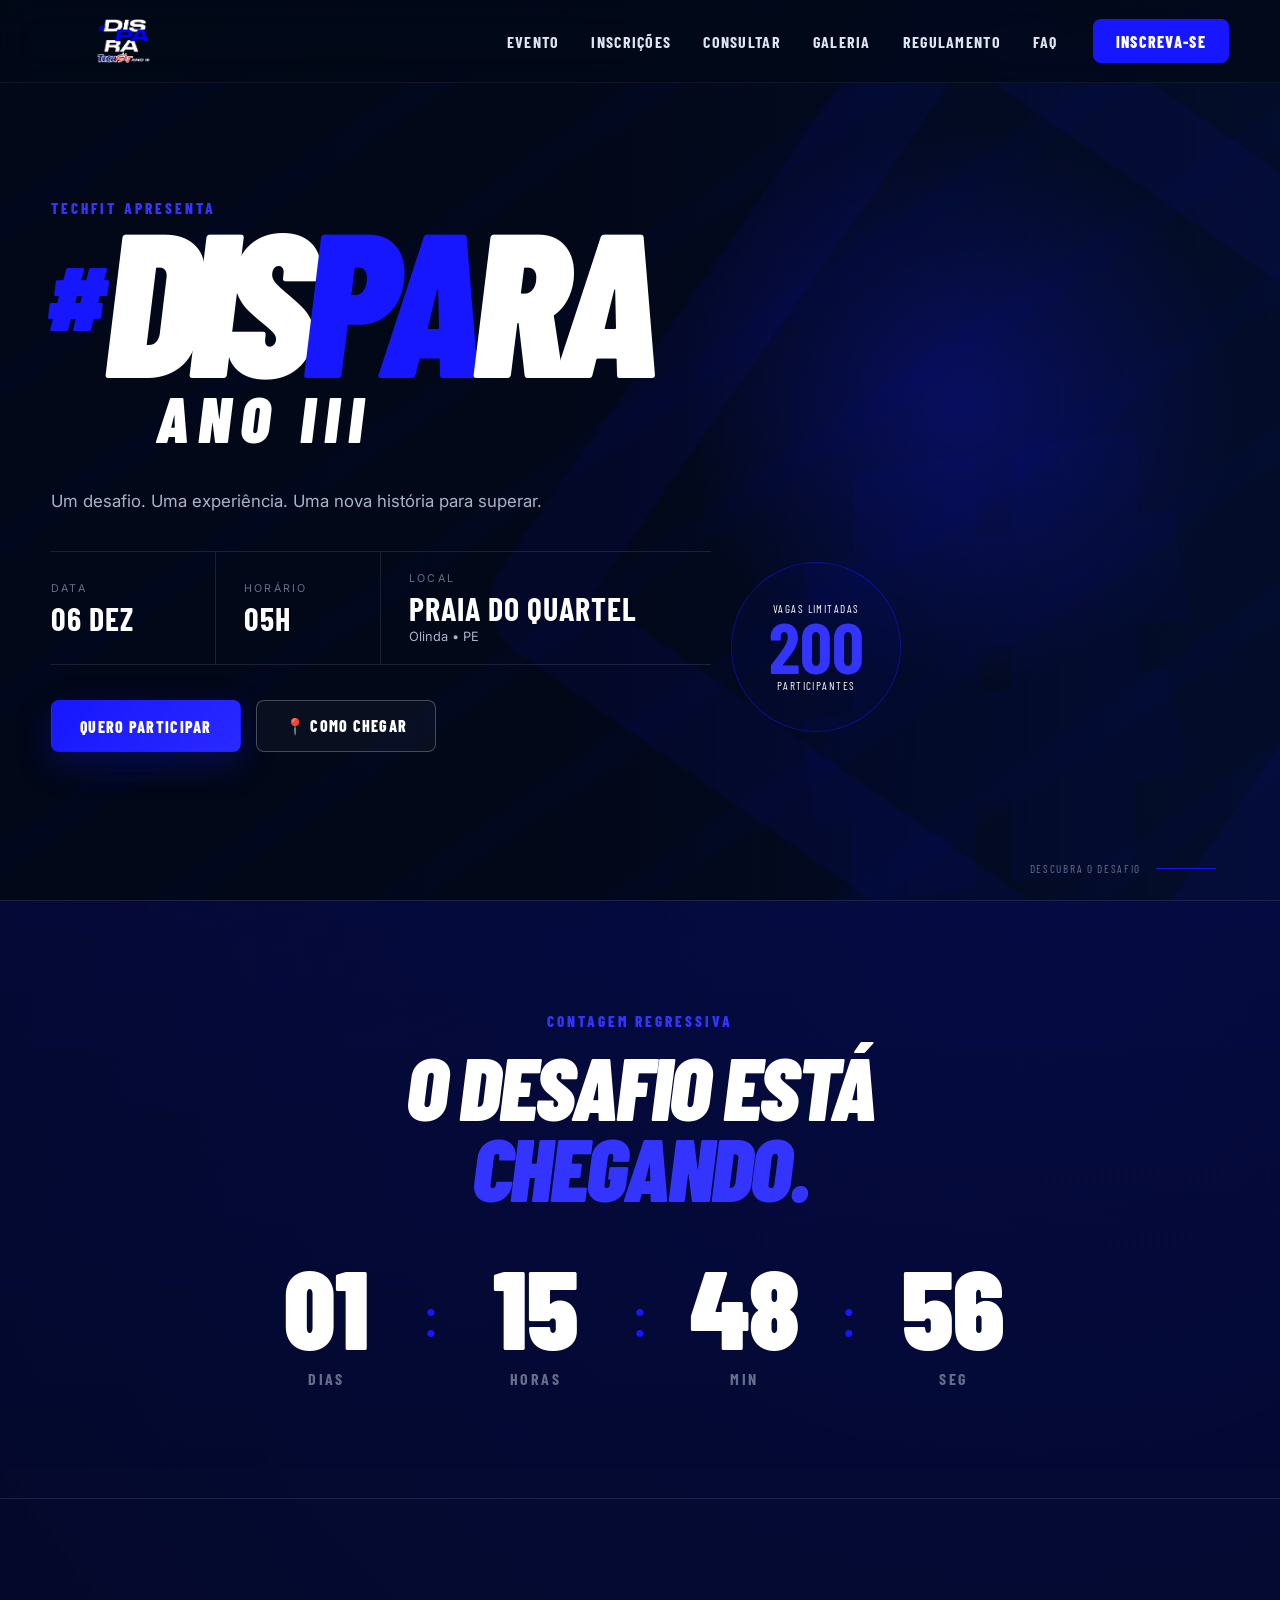
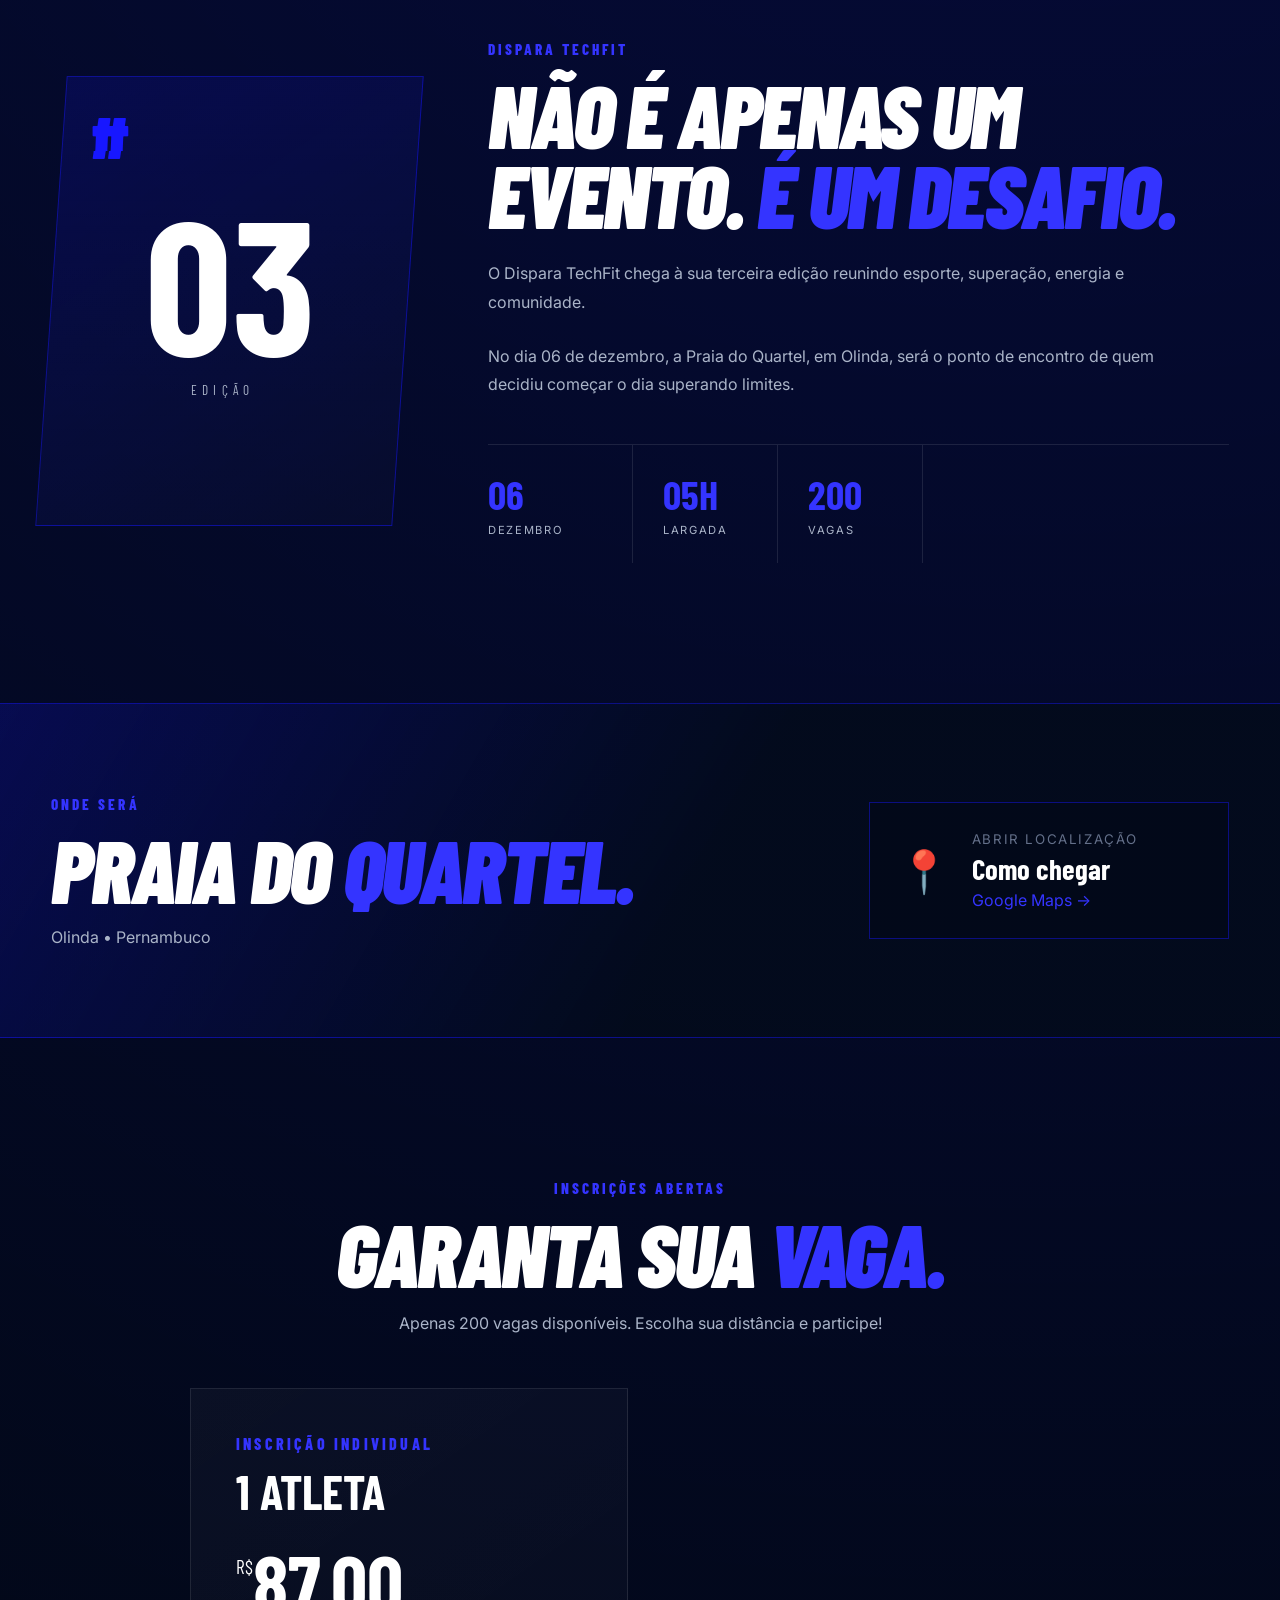
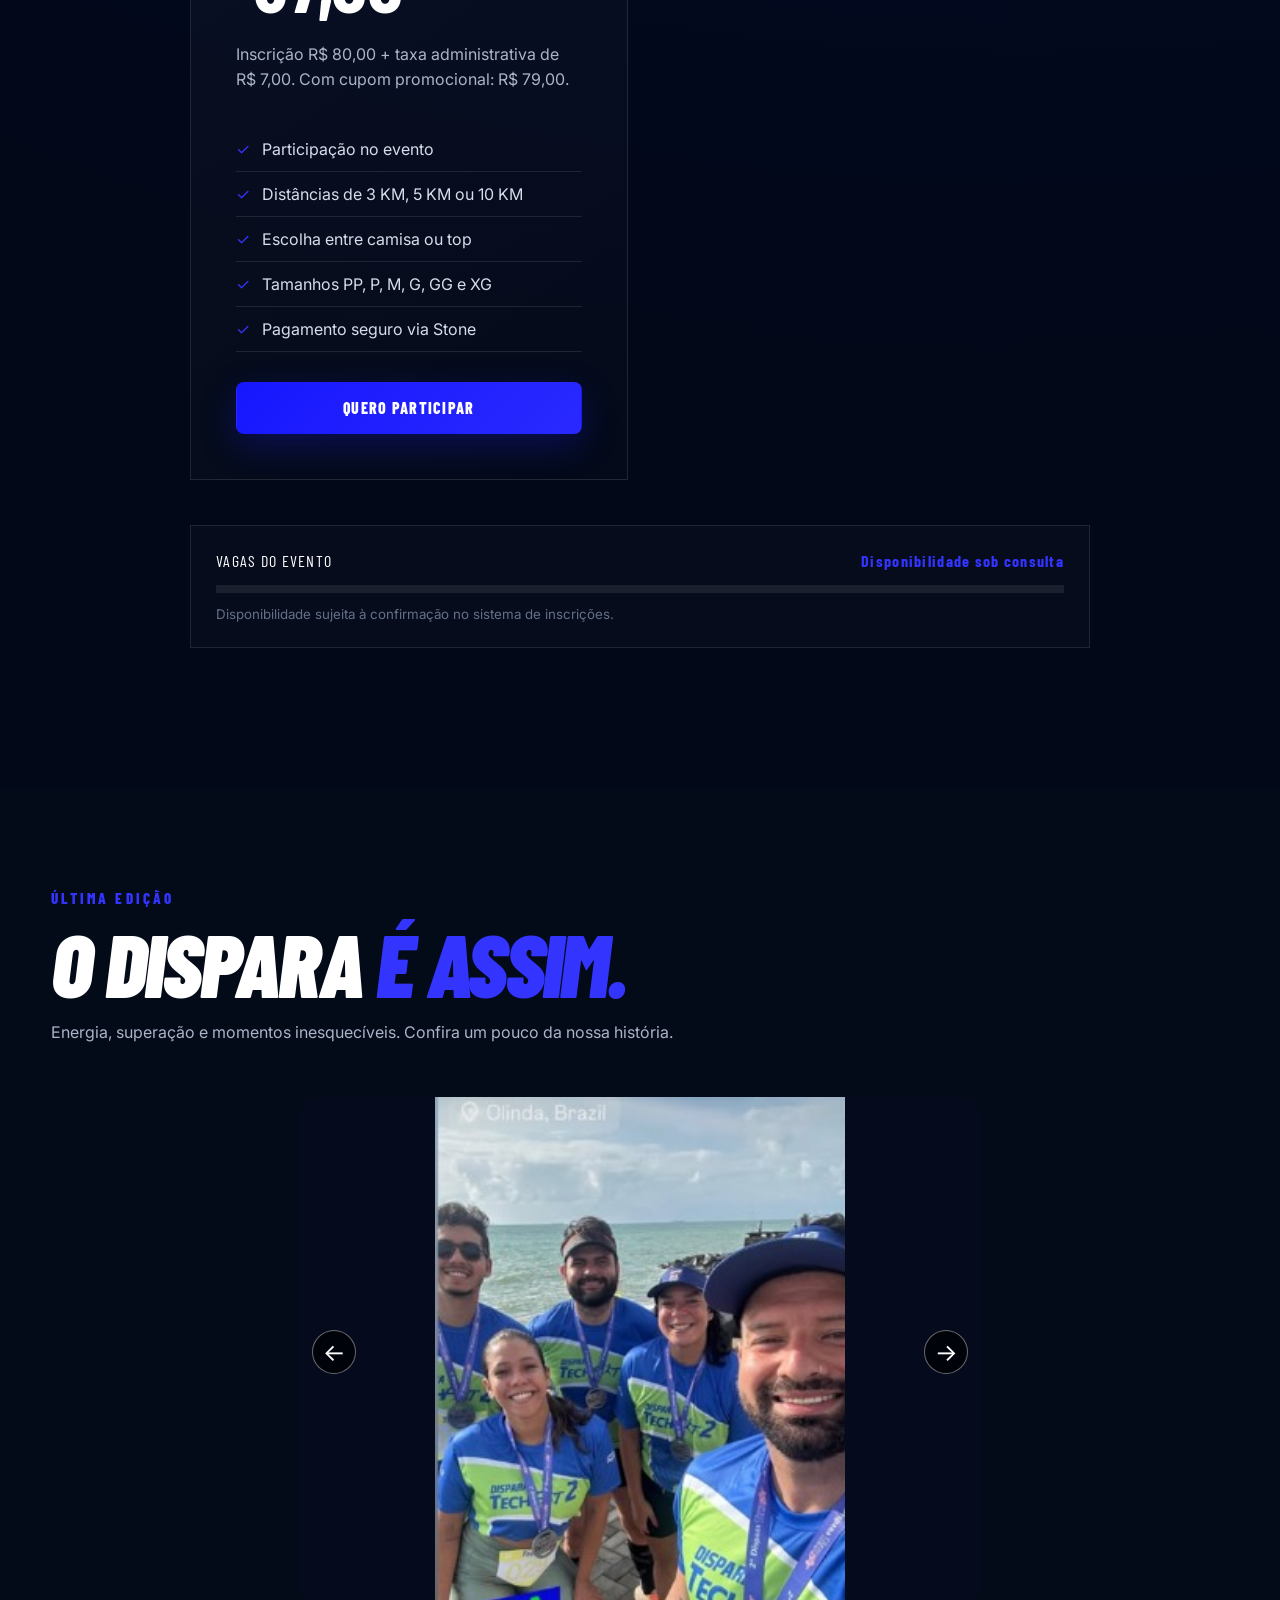
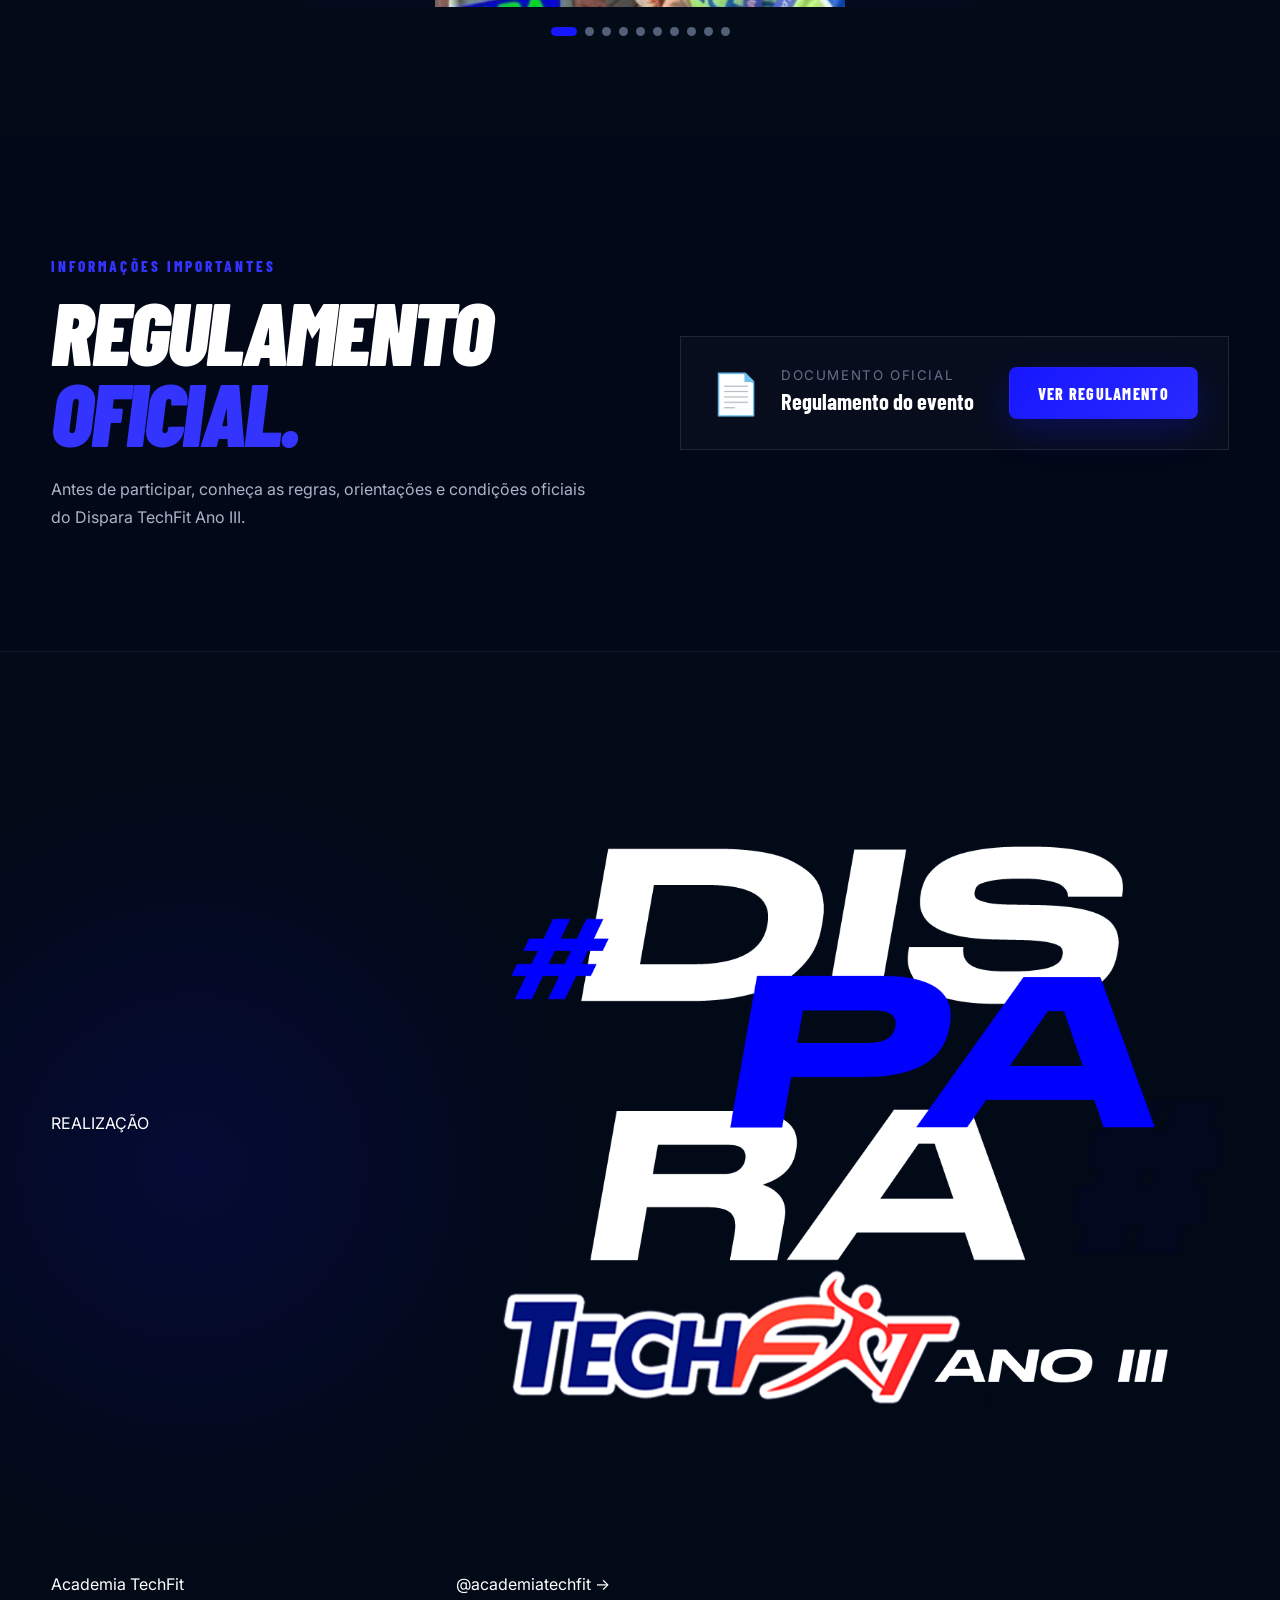
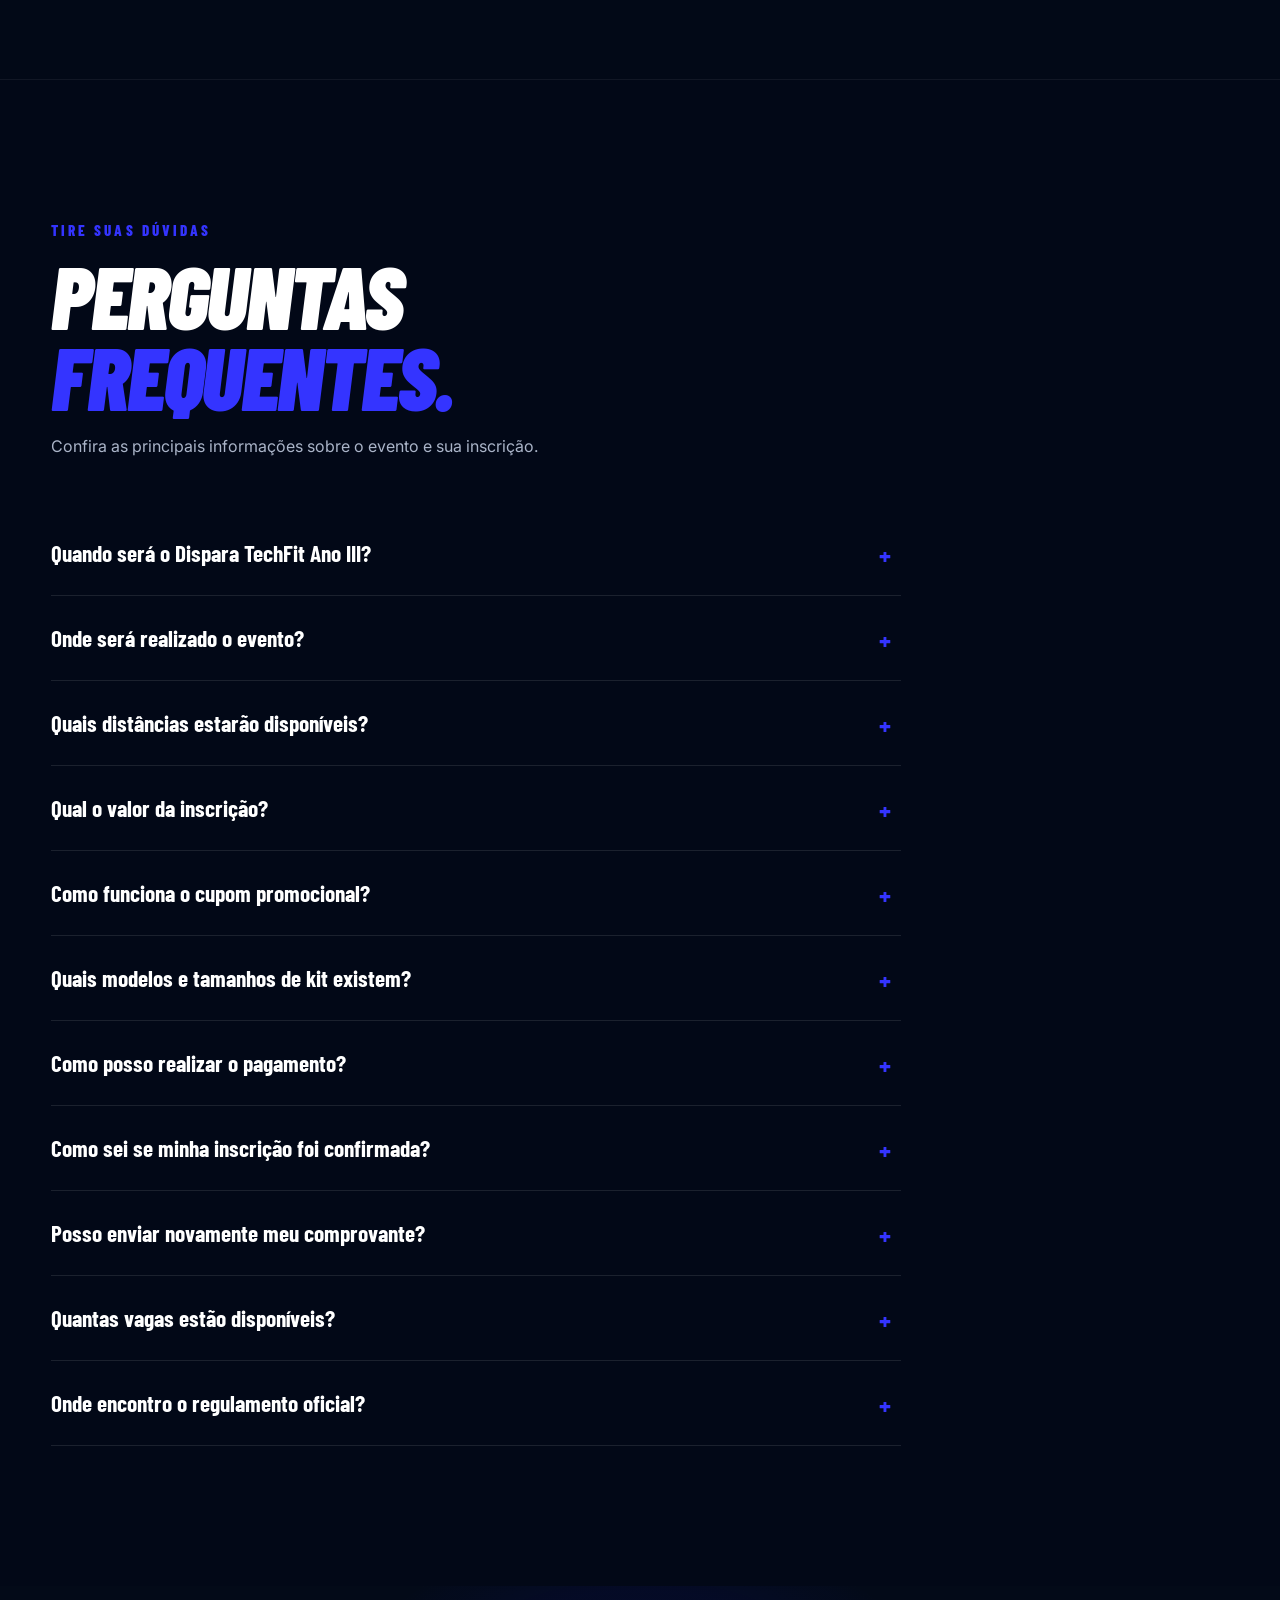
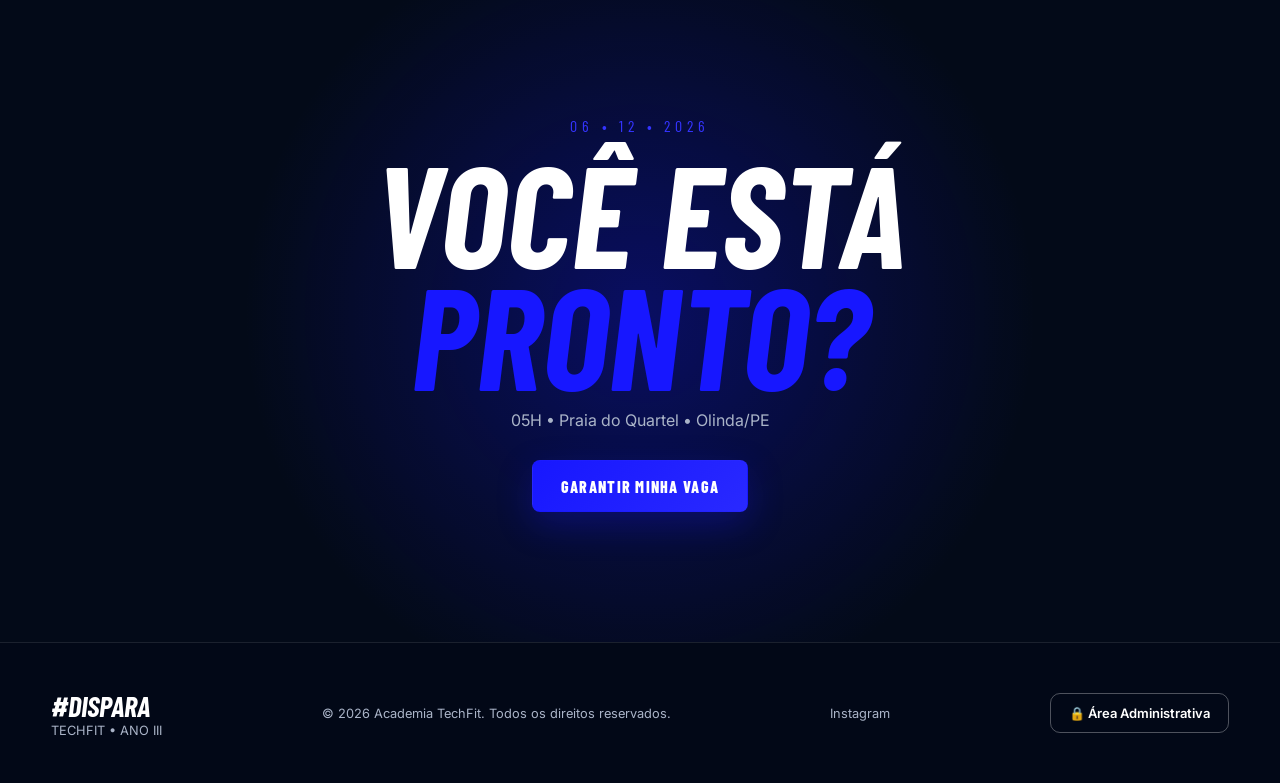
<file: index.html>
<!DOCTYPE html>
<html lang="pt-BR">

<head>
  <meta charset="UTF-8">

  <meta
    name="viewport"
    content="width=device-width, initial-scale=1.0"
  >

  <meta
    name="description"
    content="Dispara TechFit Ano III. Dia 06 de dezembro de 2026, às 5h, na Praia do Quartel, Olinda/PE. Garanta sua inscrição!"
  >

  <meta name="theme-color" content="#020B19">

  <title>Dispara TechFit Ano III | Olinda 2026</title>

  <!-- FONTES -->
  <link rel="preconnect" href="https://fonts.googleapis.com">

  <link
    rel="preconnect"
    href="https://fonts.gstatic.com"
    crossorigin
  >

  <link
    href="https://fonts.googleapis.com/css2?family=Barlow+Condensed:ital,wght@0,500;0,600;0,700;0,800;0,900;1,700;1,800;1,900&family=Inter:wght@400;500;600;700&display=swap"
    rel="stylesheet"
  >

  <!-- FAVICON -->
  <link
    rel="icon"
    type="image/png"
    href="assets/images/logo-dispara.png"
  >

  <!-- ESTILOS -->
  <link rel="stylesheet" href="css/style.css">
  <link rel="stylesheet" href="css/responsive.css">

</head>

<body>

  <!-- ==========================================
       CABEÇALHO
  ========================================== -->

  <header class="header" id="inicio">

    <div class="container header-container">

      <a href="#inicio" class="brand">
        <img
          src="assets/images/logo-techfit.png"
          alt="Academia TechFit"
          class="brand-logo"
        >
      </a>

      <nav class="nav" id="nav">
        <a href="#evento">Evento</a>
        <a href="#inscricoes">Inscrições</a>
        <a href="index_consulta.html">Consultar</a>
        <a href="#galeria">Galeria</a>
        <a href="#regulamento">Regulamento</a>
        <a href="#faq">FAQ</a>
      </nav>

      <a href="#inscricoes" class="btn btn-small">
        Inscreva-se
      </a>

      <button
        type="button"
        class="menu-toggle"
        id="menuToggle"
        aria-label="Abrir menu"
        aria-expanded="false"
        aria-controls="nav"
      >
        <span></span>
        <span></span>
        <span></span>
      </button>

    </div>

  </header>


  <main>

    <!-- ==========================================
         HERO PRINCIPAL
    ========================================== -->

    <section class="hero">

      <div class="hero-background"></div>

      <div class="container hero-container">

        <div class="hero-content">

          <span class="event-edition">
            TECHFIT APRESENTA
          </span>

          <h1 class="hero-title">
            <span class="hashtag">#</span>
            <span>DIS</span>
            <span class="blue">PA</span>
            <span>RA</span>
          </h1>

          <p class="hero-edition">
            ANO III
          </p>

          <p class="hero-subtitle">
            Um desafio. Uma experiência.
            Uma nova história para superar.
          </p>

          <!-- DATA, HORÁRIO E LOCAL -->
          <div class="event-info">

            <div class="event-info-item">
              <span class="event-info-label">DATA</span>
              <strong>06 DEZ</strong>
            </div>

            <div class="event-info-item">
              <span class="event-info-label">HORÁRIO</span>
              <strong>05H</strong>
            </div>

            <div class="event-info-item">
              <span class="event-info-label">LOCAL</span>
              <strong>PRAIA DO QUARTEL</strong>
              <span>Olinda • PE</span>
            </div>

          </div>

          <!-- AÇÕES -->
          <div class="hero-actions">

            <a
              href="#inscricoes"
              class="btn btn-primary"
            >
              Quero participar
            </a>

            <a
              href="https://www.google.com/maps/search/?api=1&amp;query=Praia+do+Quartel+Olinda+PE"
              target="_blank"
              rel="noopener noreferrer"
              class="btn btn-outline"
            >
              📍 Como chegar
            </a>

          </div>

          <!-- VAGAS -->
          <div class="vacancies-highlight">

            <span>VAGAS LIMITADAS</span>
            <strong>200</strong>
            <small>PARTICIPANTES</small>

          </div>

        </div>

      </div>

      <div class="scroll-indicator">
        <span>DESCUBRA O DESAFIO</span>
        <div class="scroll-line"></div>
      </div>

    </section>


    <!-- ==========================================
         CONTAGEM REGRESSIVA
    ========================================== -->

    <section class="countdown-section">

      <div class="container">

        <div class="section-heading center">

          <span class="section-tag">
            CONTAGEM REGRESSIVA
          </span>

          <h2>
            O DESAFIO ESTÁ
            <span>CHEGANDO.</span>
          </h2>

        </div>

        <div
          class="countdown"
          id="countdown"
          data-date="2026-12-06T05:00:00-03:00"
        >

          <div class="countdown-item">
            <strong id="days">00</strong>
            <span>DIAS</span>
          </div>

          <div class="countdown-separator">:</div>

          <div class="countdown-item">
            <strong id="hours">00</strong>
            <span>HORAS</span>
          </div>

          <div class="countdown-separator">:</div>

          <div class="countdown-item">
            <strong id="minutes">00</strong>
            <span>MIN</span>
          </div>

          <div class="countdown-separator">:</div>

          <div class="countdown-item">
            <strong id="seconds">00</strong>
            <span>SEG</span>
          </div>

        </div>

      </div>

    </section>


    <!-- ==========================================
         SOBRE O EVENTO
    ========================================== -->

    <section class="event-section" id="evento">

      <div class="container event-grid">

        <div class="event-number">
          <span>#</span>
          <strong>03</strong>
          <small>EDIÇÃO</small>
        </div>

        <div class="event-description">

          <span class="section-tag">
            DISPARA TECHFIT
          </span>

          <h2>
            NÃO É APENAS UM EVENTO.
            <span>É UM DESAFIO.</span>
          </h2>

          <p>
            O Dispara TechFit chega à sua terceira edição
            reunindo esporte, superação, energia e comunidade.
          </p>

          <p>
            No dia 06 de dezembro, a Praia do Quartel,
            em Olinda, será o ponto de encontro de quem
            decidiu começar o dia superando limites.
          </p>

          <div class="event-details">

            <div>
              <strong>06</strong>
              <span>DEZEMBRO</span>
            </div>

            <div>
              <strong>05H</strong>
              <span>LARGADA</span>
            </div>

            <div>
              <strong>200</strong>
              <span>VAGAS</span>
            </div>

          </div>

        </div>

      </div>

    </section>


    <!-- ==========================================
         LOCALIZAÇÃO DO EVENTO
    ========================================== -->

    <section class="location-section">

      <div class="container location-container">

        <div>

          <span class="section-tag">
            ONDE SERÁ
          </span>

          <h2>
            PRAIA DO
            <span>QUARTEL.</span>
          </h2>

          <p>Olinda • Pernambuco</p>

        </div>

        <a
          href="https://www.google.com/maps/search/?api=1&amp;query=Praia+do+Quartel+Olinda+PE"
          target="_blank"
          rel="noopener noreferrer"
          class="location-card"
        >

          <span class="location-icon">📍</span>

          <div>
            <small>ABRIR LOCALIZAÇÃO</small>
            <strong>Como chegar</strong>
            <span>Google Maps →</span>
          </div>

        </a>

      </div>

    </section>


    <!-- FIM DA PARTE 1 -->

    <!-- ==========================================
         INSCRIÇÕES
    ========================================== -->

    <section class="registration-section" id="inscricoes">

      <div class="container">

        <div class="section-heading center">

          <span class="section-tag">
            INSCRIÇÕES ABERTAS
          </span>

          <h2>
            GARANTA SUA
            <span>VAGA.</span>
          </h2>

          <p>
            Apenas 200 vagas disponíveis.
            Escolha sua distância e participe!
          </p>

        </div>

        <!-- PLANO INDIVIDUAL -->
        <div class="registration-grid">

          <article class="registration-card">

            <span class="plan-name">
              INSCRIÇÃO INDIVIDUAL
            </span>

            <h3>1 ATLETA</h3>

            <div class="plan-price">
              <small>R$</small>
              <strong>87,00</strong>
            </div>

            <p>
              Inscrição R$ 80,00 + taxa administrativa
              de R$ 7,00.
              Com cupom promocional: R$ 79,00.
            </p>

            <ul>
              <li>Participação no evento</li>
              <li>Distâncias de 3 KM, 5 KM ou 10 KM</li>
              <li>Escolha entre camisa ou top</li>
              <li>Tamanhos PP, P, M, G, GG e XG</li>
              <li>Pagamento seguro via Stone</li>
            </ul>

            <button
              type="button"
              class="btn btn-primary registration-button"
              data-plan="individual"
            >
              QUERO PARTICIPAR
            </button>

          </article>

        </div>


        <!-- CONTROLE DE VAGAS -->
        <div class="vacancies-status">

          <div class="vacancies-header">

            <span>VAGAS DO EVENTO</span>

            <strong id="vacanciesText">
              Consultando vagas...
            </strong>

          </div>

          <div class="vacancies-bar">

            <div
              class="vacancies-progress"
              id="vacanciesProgress"
              style="width: 0%"
            ></div>

          </div>

          <small>
            Disponibilidade sujeita à confirmação
            no sistema de inscrições.
          </small>

        </div>

      </div>


      <!-- ==========================================
           FORMULÁRIO DE INSCRIÇÃO
      ========================================== -->

      <div
        class="registration-form-wrapper"
        id="registrationFormWrapper"
      >

        <!-- CABEÇALHO DO FORMULÁRIO -->
        <div class="registration-form-header">

          <div>

            <span class="section-tag">
              SUA INSCRIÇÃO
            </span>

            <h3 id="selectedPlanTitle">
              Inscrição Individual
            </h3>

          </div>

          <button
            type="button"
            class="close-registration"
            id="closeRegistration"
            aria-label="Fechar formulário"
          >
            ×
          </button>

        </div>


        <!-- INDICADOR DE ETAPAS -->
        <div class="form-progress">

          <div class="progress-step active" data-step="1">
            <span>01</span>
            <small>Dados</small>
          </div>

          <div class="progress-line"></div>

          <div class="progress-step" data-step="2">
            <span>02</span>
            <small>Kit</small>
          </div>

          <div class="progress-line"></div>

          <div class="progress-step" data-step="3">
            <span>03</span>
            <small>Pagamento</small>
          </div>

          <div class="progress-line"></div>

          <div class="progress-step" data-step="4">
            <span>04</span>
            <small>Comprovante</small>
          </div>

        </div>


        <!-- FORMULÁRIO PRINCIPAL -->
        <form id="registrationForm" novalidate>

          <input
            type="hidden"
            id="selectedPlan"
            name="plano"
            value="individual"
          >


          <!-- ======================================
               ETAPA 1 — DADOS DO ATLETA
          ====================================== -->

          <div
            class="form-step active"
            data-form-step="1"
          >

            <div class="form-step-title">

              <span>01</span>

              <div>
                <h4>Dados do atleta</h4>
                <p>
                  Preencha seus dados e escolha
                  a distância da prova.
                </p>
              </div>

            </div>


            <div class="athlete-block">

              <div class="athlete-title">
                ATLETA 01
              </div>

              <div class="form-grid">

                <!-- NOME -->
                <div class="form-group full">

                  <label for="nome1">
                    Nome completo *
                  </label>

                  <input
                    type="text"
                    id="nome1"
                    name="nome1"
                    placeholder="Digite seu nome completo"
                    autocomplete="name"
                    minlength="3"
                    required
                  >

                  <span class="field-error"></span>

                </div>


                <!-- TELEFONE -->
                <div class="form-group">

                  <label for="telefone1">
                    WhatsApp / Telefone *
                  </label>

                  <input
                    type="tel"
                    id="telefone1"
                    name="telefone1"
                    placeholder="(81) 99999-9999"
                    maxlength="15"
                    autocomplete="tel"
                    required
                  >

                  <small>
                    Utilizaremos seu telefone para
                    identificar sua inscrição.
                  </small>

                  <span class="field-error"></span>

                </div>


                <!-- NASCIMENTO -->
                <div class="form-group">

                  <label for="nascimento1">
                    Data de nascimento *
                  </label>

                  <input
                    type="date"
                    id="nascimento1"
                    name="nascimento1"
                    required
                  >

                  <small id="idade1">
                    A idade será calculada automaticamente.
                  </small>

                  <span class="field-error"></span>

                </div>

              </div>

            </div>


            <!-- DISTÂNCIA DA PROVA -->
            <div
              class="form-group full"
              id="distanceSelection"
            >

              <label>
                Distância da prova *
              </label>

              <div class="option-grid">

                <!-- 3 KM -->
                <label class="option-card">

                  <input
                    type="radio"
                    name="distancia"
                    value="3KM"
                    required
                  >

                  <span>
                    <strong>3 KM</strong>
                    <small>Corrida</small>
                  </span>

                </label>


                <!-- 5 KM -->
                <label class="option-card">

                  <input
                    type="radio"
                    name="distancia"
                    value="5KM"
                  >

                  <span>
                    <strong>5 KM</strong>
                    <small>Corrida</small>
                  </span>

                </label>


                <!-- 10 KM -->
                <label class="option-card">

                  <input
                    type="radio"
                    name="distancia"
                    value="10KM"
                  >

                  <span>
                    <strong>10 KM</strong>
                    <small>Corrida</small>
                  </span>

                </label>

              </div>

            </div>


            <!-- CONTINUAR -->
            <div class="form-actions">

              <button
                type="button"
                class="btn btn-primary next-step"
                data-next="2"
              >
                CONTINUAR →
              </button>

            </div>

          </div>


          <!-- ======================================
               ETAPA 2 — ESCOLHA DO KIT
          ====================================== -->

          <div
            class="form-step"
            data-form-step="2"
          >

            <div class="form-step-title">

              <span>02</span>

              <div>
                <h4>Escolha seu kit</h4>
                <p>
                  Selecione o modelo e o tamanho
                  desejado.
                </p>
              </div>

            </div>


            <div class="athlete-block">

              <div class="athlete-title">
                KIT DO ATLETA
              </div>


              <!-- MODELO -->
              <div class="form-group">

                <label>
                  Modelo *
                </label>

                <div class="option-grid">

                  <!-- CAMISA -->
                  <label class="option-card">

                    <input
                      type="radio"
                      name="modelo1"
                      value="Camisa"
                      required
                    >

                    <span>
                      <strong>CAMISA</strong>
                      <small>Modelo tradicional</small>
                    </span>

                  </label>


                  <!-- TOP -->
                  <label class="option-card">

                    <input
                      type="radio"
                      name="modelo1"
                      value="Top"
                    >

                    <span>
                      <strong>TOP</strong>
                      <small>Modelo esportivo</small>
                    </span>

                  </label>

                </div>

              </div>


              <!-- TAMANHOS -->
              <div
                class="form-group"
                id="sizeSelection1"
              >

                <label>
                  Tamanho *
                </label>

                <div class="size-options">

                  <label>
                    <input
                      type="radio"
                      name="tamanho1"
                      value="PP"
                      required
                    >
                    <span>PP</span>
                  </label>

                  <label>
                    <input
                      type="radio"
                      name="tamanho1"
                      value="P"
                    >
                    <span>P</span>
                  </label>

                  <label>
                    <input
                      type="radio"
                      name="tamanho1"
                      value="M"
                    >
                    <span>M</span>
                  </label>

                  <label>
                    <input
                      type="radio"
                      name="tamanho1"
                      value="G"
                    >
                    <span>G</span>
                  </label>

                  <label>
                    <input
                      type="radio"
                      name="tamanho1"
                      value="GG"
                    >
                    <span>GG</span>
                  </label>

                  <label>
                    <input
                      type="radio"
                      name="tamanho1"
                      value="XG"
                    >
                    <span>XG</span>
                  </label>

                </div>

              </div>

            </div>


            <!-- NAVEGAÇÃO -->
            <div class="form-actions">

              <button
                type="button"
                class="btn btn-outline prev-step"
                data-prev="1"
              >
                ← VOLTAR
              </button>

              <button
                type="button"
                class="btn btn-primary next-step"
                data-next="3"
              >
                IR PARA PAGAMENTO →
              </button>

            </div>

          </div>

          <!-- FIM DA PARTE 2 -->

                    <!-- ==================================
                 CUPOM PROMOCIONAL
            ================================== -->

            <div
              class="form-group"
              id="couponSection"
            >

              <label for="couponCode">
                Possui um cupom promocional?
              </label>

              <p>
                Aplique um cupom válido e receba
                R$ 8,00 de desconto na inscrição.
                A taxa administrativa permanece
                inalterada.
              </p>

              <div class="coupon-controls">

                <input
                  type="text"
                  id="couponCode"
                  name="cupom"
                  placeholder="Digite seu cupom"
                  autocomplete="off"
                  autocapitalize="none"
                  spellcheck="false"
                  maxlength="40"
                >

                <button
                  type="button"
                  class="btn btn-outline"
                  id="applyCoupon"
                >
                  APLICAR CUPOM
                </button>

              </div>

              <!-- MENSAGEM DE VALIDAÇÃO -->
              <p
                id="couponFeedback"
                role="status"
                aria-live="polite"
              ></p>


              <!-- DETALHAMENTO DO DESCONTO -->
              <div
                id="couponBreakdown"
                hidden
              >

                <p>
                  Inscrição com desconto:
                  <strong id="couponBasePrice">
                    R$ 72,00
                  </strong>
                </p>

                <p>
                  Taxa administrativa:
                  <strong id="couponFee">
                    R$ 7,00
                  </strong>
                </p>

                <p>
                  Total a pagar:
                  <strong id="couponFinalPrice">
                    R$ 79,00
                  </strong>
                </p>

              </div>

            </div>


           
<!-- ==================================
     FORMA DE PAGAMENTO
================================== -->

<div class="form-group">

  <label>Forma de pagamento *</label>

  <div class="payment-options">

    <!-- CARTÃO DE CRÉDITO -->
    <label class="payment-card">

      <input
        type="radio"
        name="pagamento"
        value="cartao"
        required
      >

      <span class="payment-icon">▣</span>

      <span>
        <strong>CARTÃO DE CRÉDITO</strong>
        <small>Pagamento seguro via Stone</small>
      </span>

    </label>

    <!-- PIX -->
    <label class="payment-card">

      <input
        type="radio"
        name="pagamento"
        value="pix"
        required
      >

      <span class="payment-icon">◇</span>

      <span>
        <strong>PIX</strong>
        <small>Pagamento seguro via Stone</small>
      </span>

    </label>

  </div>

</div>



            <!-- ==================================
                 PAGAMENTO STONE
            ================================== -->

            <div
              class="payment-content active"
              id="cardPayment"
            >

              <div class="payment-info">

                <span class="payment-number">
                  01
                </span>

                <div>

                  <strong>
                    Pagamento seguro via Stone
                  </strong>

                  <p>
                    Você será direcionado para o
                    ambiente seguro da Stone.
                    Os dados do seu cartão não serão
                    armazenados nesta plataforma.
                  </p>

                </div>

              </div>


              <!--
                O JAVASCRIPT DEFINIRÁ O LINK:
                Normal: R$ 87,00
                Promocional: R$ 79,00

                Não inserir link fixo aqui.
              -->

              <a
                id="stonePaymentButton"
                class="btn btn-primary"
                href="#"
                target="_blank"
                rel="noopener noreferrer"
                aria-label="Pagar inscrição no ambiente seguro da Stone"
              >
                PAGAR INSCRIÇÃO — R$ 87,00
              </a>


              <p class="payment-note">
                Após realizar o pagamento, retorne
                a esta página e clique em
                "Já realizei o pagamento".
              </p>

            </div>


            <!-- NAVEGAÇÃO -->
            <div class="form-actions">

              <button
                type="button"
                class="btn btn-outline prev-step"
                data-prev="2"
              >
                ← VOLTAR
              </button>

              <button
                type="button"
                class="btn btn-primary next-step"
                data-next="4"
                id="paymentContinue"
              >
                JÁ REALIZEI O PAGAMENTO →
              </button>

            </div>

          </div>


          <!-- ======================================
               ETAPA 4 — COMPROVANTE
          ====================================== -->

          <div
            class="form-step"
            data-form-step="4"
          >

            <div class="form-step-title">

              <span>04</span>

              <div>
                <h4>Comprovante de pagamento</h4>

                <p>
                  Envie seu comprovante para análise
                  e validação pela organização.
                </p>
              </div>

            </div>


            <!-- ÁREA DE UPLOAD -->
            <label
              class="upload-area"
              for="paymentReceipt"
              id="uploadArea"
            >

              <input
                type="file"
                id="paymentReceipt"
                name="comprovante"
                accept=".jpg,.jpeg,.png,.pdf,image/jpeg,image/png,application/pdf"
                required
              >

              <span class="upload-icon">
                ↑
              </span>

              <strong>
                SELECIONAR COMPROVANTE
              </strong>

              <p>
                Clique para selecionar o arquivo.
              </p>

              <small>
                JPG, PNG ou PDF — máximo de 5 MB
              </small>

            </label>


            <!-- NOME DO ARQUIVO -->
            <div
              class="selected-file"
              id="selectedFile"
              role="status"
              aria-live="polite"
            ></div>


            <!-- REGULAMENTO -->
            <label class="terms-check">

              <input
                type="checkbox"
                id="regulationAccept"
                name="regulamentoAceito"
                required
              >

              <span>
                Declaro que li e concordo com o
                Regulamento Oficial do
                Dispara TechFit Ano III.
              </span>

            </label>


            <!-- FINALIZAÇÃO -->
            <div class="form-actions">

              <button
                type="button"
                class="btn btn-outline prev-step"
                data-prev="3"
              >
                ← VOLTAR
              </button>

              <button
                type="submit"
                class="btn btn-primary"
                id="finishRegistration"
              >
                FINALIZAR INSCRIÇÃO
              </button>

            </div>

          </div>

        </form>


        <!-- ======================================
             CONFIRMAÇÃO DA INSCRIÇÃO
        ====================================== -->

        <div
          class="registration-success"
          id="registrationSuccess"
          role="status"
          aria-live="polite"
        >

          <div class="success-icon">
            ✓
          </div>

          <span class="section-tag">
            INSCRIÇÃO RECEBIDA
          </span>

          <h3>
            VOCÊ ESTÁ NO
            <strong>#DISPARA!</strong>
          </h3>

          <p>
            Seus dados e comprovante foram recebidos.
            O pagamento será analisado pela
            organização do evento.
          </p>


          <!-- NÚMERO DA INSCRIÇÃO -->
          <div class="registration-number">

            <small>
              NÚMERO DA SUA INSCRIÇÃO
            </small>

            <strong id="registrationNumber">
              DISP-----
            </strong>

          </div>


          <p class="success-warning">
            Guarde seu número de inscrição.
            Você poderá acompanhar a situação
            do pagamento na página de consulta.
          </p>


          <a
            href="index_consulta.html"
            class="btn btn-primary"
          >
            CONSULTAR MINHA INSCRIÇÃO
          </a>

        </div>

      </div>
      <!-- FIM DO WRAPPER DO FORMULÁRIO -->

    </section>
    <!-- FIM DA SEÇÃO DE INSCRIÇÕES -->


    <!-- FIM DA PARTE 3 -->

    
<!-- ==========================================
     GALERIA DO EVENTO
========================================== -->

<section class="gallery-section" id="galeria">
  <div class="container">

    <div class="section-heading">
      <span class="section-tag">ÚLTIMA EDIÇÃO</span>

      <h2>
        O DISPARA <span>É ASSIM.</span>
      </h2>

      <p>
        Energia, superação e momentos inesquecíveis.
        Confira um pouco da nossa história.
      </p>
    </div>

    <div class="gallery-carousel">

      <button
        type="button"
        class="carousel-button prev"
        id="carouselPrev"
        aria-label="Foto anterior"
      >
        ←
      </button>

      <div
        class="carousel-track"
        id="carouselTrack"
        aria-label="Galeria de fotos do evento"
      >

        <div class="gallery-slide active">
          <img
            src="assets/images/edicao-anterior/01.png"
            alt="Dispara TechFit - foto 1"
            loading="lazy"
          >
        </div>

        <div class="gallery-slide">
          <img
            src="assets/images/edicao-anterior/02.png"
            alt="Dispara TechFit - foto 2"
            loading="lazy"
          >
        </div>

        <div class="gallery-slide">
          <img
            src="assets/images/edicao-anterior/03.png"
            alt="Dispara TechFit - foto 3"
            loading="lazy"
          >
        </div>

        <div class="gallery-slide">
          <img
            src="assets/images/edicao-anterior/04.png"
            alt="Dispara TechFit - foto 4"
            loading="lazy"
          >
        </div>
        <div class="gallery-slide">
          <img
            src="assets/images/edicao-anterior/05.png"
            alt="Dispara TechFit - foto 5"
            loading="lazy"
          >
        </div>
        <div class="gallery-slide">
          <img
            src="assets/images/edicao-anterior/06.png"
            alt="Dispara TechFit - foto 6"
            loading="lazy"
          >
        </div>

        <div class="gallery-slide">
          <img
            src="assets/images/edicao-anterior/07.png"
            alt="Dispara TechFit - foto 7"
            loading="lazy"
          >
        </div>

        <div class="gallery-slide">
          <img
            src="assets/images/edicao-anterior/08.png"
            alt="Dispara TechFit - foto 8"
            loading="lazy"
          >
        </div>

        <div class="gallery-slide">
          <img
            src="assets/images/edicao-anterior/09.png"
            alt="Dispara TechFit - foto 9"
            loading="lazy"
          >
        </div>

        <div class="gallery-slide">
          <img
            src="assets/images/edicao-anterior/010.png"
            alt="Dispara TechFit - foto 10"
            loading="lazy"
          >
        </div>
        

      </div>

      <button
        type="button"
        class="carousel-button next"
        id="carouselNext"
        aria-label="Próxima foto"
      >
        →
      </button>

    </div>

    <div
      class="carousel-dots"
      id="carouselDots"
      aria-label="Navegação da galeria"
    ></div>

  </div>
</section>




    <!-- ==========================================
         REGULAMENTO OFICIAL
    ========================================== -->

    <section class="rules-section" id="regulamento">

      <div class="container rules-container">

        <div>

          <span class="section-tag">
            INFORMAÇÕES IMPORTANTES
          </span>

          <h2>
            REGULAMENTO
            <span>OFICIAL.</span>
          </h2>

          <p>
            Antes de participar, conheça as regras,
            orientações e condições oficiais
            do Dispara TechFit Ano III.
          </p>

        </div>


        <div class="rules-card">

          <span class="rules-icon">
            📄
          </span>

          <div>

            <small>
              DOCUMENTO OFICIAL
            </small>

            <strong>
              Regulamento do evento
            </strong>

            

          </div>


          

            <a
              href="assets/documents/regulamento-dispara-techfit-2026.pdf"
              target="_blank"
              rel="noopener noreferrer"
              class="btn btn-primary"
            >
              VER REGULAMENTO
            </a>
         

          

        </div>

      </div>

    </section>


    <!-- ==========================================
         REALIZAÇÃO
    ========================================== -->

    <section class="organizer-section">

      <div class="container organizer-container">

        <span>
          REALIZAÇÃO
        </span>

        <img
          src="assets/images/logo-techfit.png"
          alt="Academia TechFit"
          loading="lazy"
        >

        <p>
          Academia TechFit
        </p>

        <a
          href="https://www.instagram.com/academiatechfit/"
          target="_blank"
          rel="noopener noreferrer"
        >
          @academiatechfit →
        </a>

      </div>

    </section>


    <!-- ==========================================
         PERGUNTAS FREQUENTES
    ========================================== -->

    <section class="faq-section" id="faq">

      <div class="container">

        <div class="section-heading">

          <span class="section-tag">
            TIRE SUAS DÚVIDAS
          </span>

          <h2>
            PERGUNTAS
            <span>FREQUENTES.</span>
          </h2>

          <p>
            Confira as principais informações
            sobre o evento e sua inscrição.
          </p>

        </div>


        <div class="faq-list">

          <!-- PERGUNTA 1 -->
          <details>

            <summary>
              Quando será o Dispara TechFit Ano III?
            </summary>

            <p>
              O evento será realizado no dia
              06 de dezembro de 2026,
              com largada prevista para as 5h.
            </p>

          </details>


          <!-- PERGUNTA 2 -->
          <details>

            <summary>
              Onde será realizado o evento?
            </summary>

            <p>
              Na Praia do Quartel,
              em Olinda, Pernambuco.
            </p>

            <p>
              <a
                href="https://www.google.com/maps/search/?api=1&amp;query=Praia+do+Quartel+Olinda+PE"
                target="_blank"
                rel="noopener noreferrer"
              >
                Abrir localização no Google Maps
              </a>
            </p>

          </details>


          <!-- PERGUNTA 3 -->
          <details>

            <summary>
              Quais distâncias estarão disponíveis?
            </summary>

            <p>
              O evento terá opções de
              3 KM, 5 KM e 10 KM.
            </p>

          </details>


          <!-- PERGUNTA 4 -->
          <details>

            <summary>
              Qual o valor da inscrição?
            </summary>

            <p>
              A inscrição individual custa R$ 87,00,
              incluindo a taxa administrativa
              de R$ 7,00.
            </p>

            <p>
              Com um cupom promocional válido,
              o valor total será de R$ 79,00.
            </p>

          </details>


          <!-- PERGUNTA 5 -->
          <details>

            <summary>
              Como funciona o cupom promocional?
            </summary>

            <p>
              O cupom válido concede R$ 8,00
              de desconto sobre o valor base
              da inscrição.
            </p>

            <p>
              A taxa administrativa permanece
              no valor de R$ 7,00.
            </p>

          </details>


          <!-- PERGUNTA 6 -->
          <details>

            <summary>
              Quais modelos e tamanhos de kit existem?
            </summary>

            <p>
              O atleta poderá escolher entre
              camisa e top, nos tamanhos
              PP, P, M, G, GG e XG.
            </p>

          </details>


          <!-- PERGUNTA 7 -->
          <details>

            <summary>
              Como posso realizar o pagamento?
            </summary>

            <p>
              O pagamento será realizado
              pelo ambiente seguro da Stone,
              utilizando o link disponibilizado
              durante a inscrição.
            </p>

          </details>


          <!-- PERGUNTA 8 -->
          <details>

            <summary>
              Como sei se minha inscrição foi confirmada?
            </summary>

            <p>
              Após finalizar o cadastro, guarde
              o número da inscrição.
            </p>

            <p>
              A confirmação do pagamento depende
              da validação pela organização.
              Você poderá acompanhar a situação
              pela página de consulta.
            </p>

            <p>
              <a href="index_consulta.html">
                Consultar minha inscrição
              </a>
            </p>

          </details>


          <!-- PERGUNTA 9 -->
          <details>

            <summary>
              Posso enviar novamente meu comprovante?
            </summary>

            <p>
              Sim. Quando necessário e permitido
              pelo status da inscrição,
              utilize a página de consulta
              para enviar ou reenviar o comprovante.
            </p>

          </details>


          <!-- PERGUNTA 10 -->
          <details>

            <summary>
              Quantas vagas estão disponíveis?
            </summary>

            <p>
              O evento terá limite de
              200 participantes.
            </p>

            <p>
              A disponibilidade será informada
              na seção de inscrições.
            </p>

          </details>


          <!-- PERGUNTA 11 -->
          <details>

            <summary>
              Onde encontro o regulamento oficial?
            </summary>

            <p>
              O documento será disponibilizado
              nesta página pela organização.
            </p>

          </details>

        </div>

      </div>

    </section>


    <!-- ==========================================
         CHAMADA FINAL
    ========================================== -->

    <section class="final-cta">

      <div class="container final-cta-container">

        <span>
          06 • 12 • 2026
        </span>

        <h2>
          VOCÊ ESTÁ
          <strong>PRONTO?</strong>
        </h2>

        <p>
          05H • Praia do Quartel • Olinda/PE
        </p>

        <a
          href="#inscricoes"
          class="btn btn-primary"
        >
          GARANTIR MINHA VAGA
        </a>

      </div>

    </section>

  </main>


 
<!-- ==========================================
     RODAPÉ
========================================== -->

<footer class="footer">

  <div class="container footer-container">

    <div>
      <strong>#DISPARA</strong>
      <span>TECHFIT • ANO III</span>
    </div>

    <p>
      © 2026 Academia TechFit.
      Todos os direitos reservados.
    </p>

    <a
      href="https://www.instagram.com/academiatechfit/"
      target="_blank"
      rel="noopener noreferrer"
    >
      Instagram
    </a>

    <!-- ACESSO ADMINISTRATIVO -->
    <a
      href="https://script.google.com/macros/s/AKfycbzbBF7RMsasqi2FJOc0NxSzh6oyKCfRUmEugjDPIygmMmKXsU9ctBJM9I44kRWtSwBd9Q/exec?admin=1"
      target="_blank"
      rel="noopener noreferrer"
      class="admin-access"
      title="Acesso restrito à administração do evento"
    >
      🔒 Área Administrativa
    </a>

  </div>

</footer>



  <!-- ==========================================
       BOTÃO FIXO MOBILE
  ========================================== -->

  <a
    href="#inscricoes"
    class="mobile-registration-button"
  >
    INSCREVA-SE
  </a>


  <!-- ==========================================
       JAVASCRIPT
  ========================================== -->

  <!-- Menu, contador e interações gerais -->
  <script src="js/app.js"></script>

  <!-- Galeria -->
  <script src="js/carousel.js" defer></script>

  <!-- Inscrição, cupom e pagamento -->
  <script src="js/inscricao.js"></script>

</body>
</html>
</file>
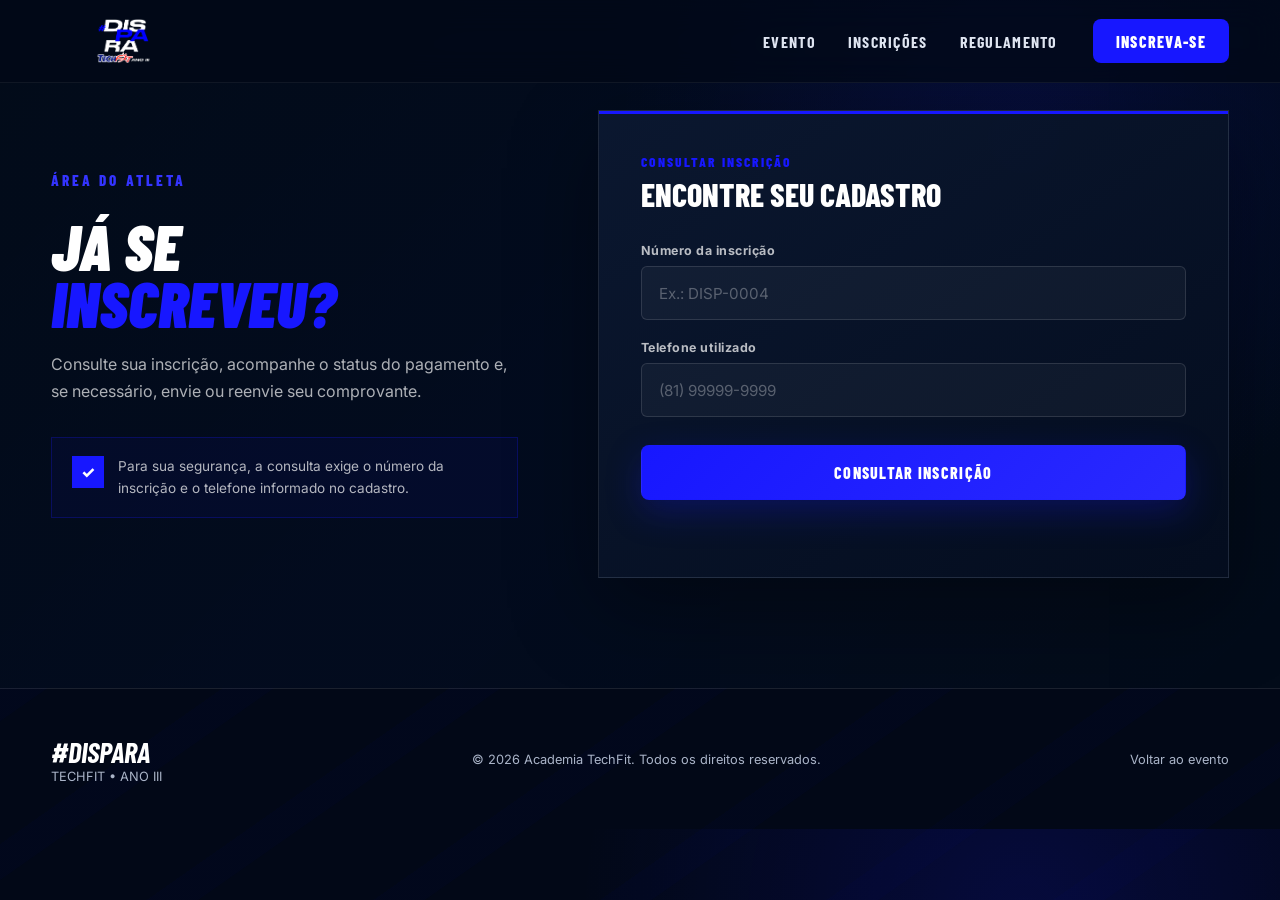
<file: index_consulta.html>
<!DOCTYPE html>
<html lang="pt-BR">
<head>
  <meta charset="UTF-8">
  <meta name="viewport" content="width=device-width, initial-scale=1.0">
  <meta name="theme-color" content="#020B19">
  <meta name="description" content="Consulte sua inscrição no Dispara TechFit Ano III.">

  <title>Consultar inscrição | Dispara TechFit Ano III</title>

  <link rel="preconnect" href="https://fonts.googleapis.com">
  <link rel="preconnect" href="https://fonts.gstatic.com" crossorigin>
  <link href="https://fonts.googleapis.com/css2?family=Barlow+Condensed:wght@500;600;700;800;900&family=Inter:wght@400;500;600;700&display=swap" rel="stylesheet">

  <link rel="icon" type="image/png" href="assets/images/logo-dispara.png">
  <link rel="stylesheet" href="css/style.css">
  <link rel="stylesheet" href="css/responsive.css">
</head>

<body>

  <!-- CABEÇALHO -->
  <header class="header" id="inicio">
    <div class="container header-container">

      <a href="index.html#inicio" class="brand">
        <img
          src="assets/images/logo-techfit.png"
          alt="Academia TechFit"
          class="brand-logo"
        >
      </a>

      <nav class="nav" id="nav">
        <a href="index.html#evento">Evento</a>
        <a href="index.html#inscricoes">Inscrições</a>
        <a href="index.html#regulamento">Regulamento</a>
      </nav>

      <a href="index.html#inscricoes" class="btn btn-small">
        Inscreva-se
      </a>

    </div>
  </header>

  <main>

    <!-- CONSULTA DE INSCRIÇÃO -->
    <section class="consultation-section" id="consultar">
      <div class="container consultation-container">

        <div class="consultation-intro">

          <span class="section-tag">ÁREA DO ATLETA</span>

          <h2>
            JÁ SE <span>INSCREVEU?</span>
          </h2>

          <p>
            Consulte sua inscrição, acompanhe o status
            do pagamento e, se necessário, envie ou
            reenvie seu comprovante.
          </p>

          <div class="consultation-security">
            <span>✓</span>
            <p>
              Para sua segurança, a consulta exige o
              número da inscrição e o telefone
              informado no cadastro.
            </p>
          </div>

        </div>

        <div class="consultation-card">

          <!-- FORMULÁRIO DE CONSULTA -->
          <form id="consultationForm" novalidate>

            <div class="consultation-form-title">
              <span>CONSULTAR INSCRIÇÃO</span>
              <strong>Encontre seu cadastro</strong>
            </div>

            <div class="form-group">
              <label for="consultRegistrationId">
                Número da inscrição
              </label>

              <input
                type="text"
                id="consultRegistrationId"
                placeholder="Ex.: DISP-0004"
                maxlength="20"
                autocomplete="off"
                required
              >
            </div>

            <div class="form-group">
              <label for="consultPhone">
                Telefone utilizado
              </label>

              <input
                type="tel"
                id="consultPhone"
                placeholder="(81) 99999-9999"
                maxlength="15"
                autocomplete="tel"
                required
              >
            </div>

            <button
              type="submit"
              class="btn btn-primary consultation-submit"
              id="consultationSubmit"
            >
              Consultar inscrição
            </button>

            <p
              class="consultation-message"
              id="consultationMessage"
              role="status"
              aria-live="polite"
            ></p>

          </form>

          <!-- RESULTADO DA CONSULTA -->
          <div
            class="consultation-result"
            id="consultationResult"
            hidden
          >

            <div class="consultation-result-top">
              <div class="consultation-check">✓</div>

              <div>
                <small>INSCRIÇÃO ENCONTRADA</small>
                <strong id="consultResultId">DISP----</strong>
              </div>
            </div>

            <h3 id="consultResultName">Atleta</h3>

            <div class="consultation-data-grid">

              <div>
                <small>PLANO</small>
                <strong id="consultResultPlan">—</strong>
              </div>

              <div>
                <small>KIT</small>
                <strong id="consultResultKit">—</strong>
              </div>

            </div>

            <!-- STATUS DO PAGAMENTO -->
            <div
              class="consultation-status"
              id="consultResultStatus"
            >
              <small>STATUS</small>
              <strong>—</strong>
            </div>

            <!-- ENVIO OU REENVIO DO COMPROVANTE -->
            <div
              class="receipt-reupload"
              id="receiptReupload"
              hidden
            >

              <p id="receiptHelpText">
                Nenhum comprovante foi recebido.
              </p>

              <label
                class="consult-upload"
                for="consultReceipt"
              >
                <span>↑</span>

                <div>
                  <strong>Selecionar comprovante</strong>
                  <small>JPG, PNG ou PDF • até 5 MB</small>
                </div>

                <input
                  type="file"
                  id="consultReceipt"
                  accept=".jpg,.jpeg,.png,.pdf,image/jpeg,image/png,application/pdf"
                >
              </label>

              <div
                class="consult-file-name"
                id="consultFileName"
              ></div>

              <button
                type="button"
                class="btn btn-primary"
                id="sendConsultReceipt"
                disabled
              >
                Enviar comprovante
              </button>

            </div>

            <button
              type="button"
              class="consultation-new-search"
              id="consultationNewSearch"
            >
              ← Fazer outra consulta
            </button>

          </div>

        </div>
      </div>
    </section>

  </main>

  <!-- RODAPÉ -->
  <footer class="footer">
    <div class="container footer-container">

      <div>
        <strong>#DISPARA</strong>
        <span>TECHFIT • ANO III</span>
      </div>

      <p>
        © 2026 Academia TechFit.
        Todos os direitos reservados.
      </p>

      <a href="index.html">Voltar ao evento</a>

    </div>
  </footer>

  <!-- SCRIPT EXCLUSIVO DE CONSULTA -->
  <script src="js/consulta.js"></script>

</body>
</html>
</file>
<file: css/style.css>
/* =========================================================
   DISPARA TECHFIT — ANO III
   06/12/2026 • Praia do Quartel • Olinda/PE
========================================================= */

:root {
    --bg: #020817;
    --bg-soft: #061329;
    --bg-card: #08172d;

    --blue: #1717ff;
    --blue-light: #3434ff;
    --blue-dark: #081d55;

    --white: #ffffff;
    --gray: #aab4c8;
    --gray-dark: #64708a;

    --red: #ff2b32;

    --border: rgba(255, 255, 255, 0.10);
    --blue-border: rgba(23, 23, 255, 0.45);

    --font-title: "Barlow Condensed", sans-serif;
    --font-body: "Inter", sans-serif;

    --container: 1180px;

    --radius: 20px;
    --radius-small: 12px;

    --transition: 0.35s ease;
}

/* =========================================================
   RESET
========================================================= */

* {
    margin: 0;
    padding: 0;
    box-sizing: border-box;
}

html {
    scroll-behavior: smooth;
    scroll-padding-top: 90px;
}

body {
    font-family: var(--font-body);
    background:
        radial-gradient(circle at 80% 10%,
            rgba(23, 23, 255, 0.16),
            transparent 35%),
        var(--bg);

    color: var(--white);
    overflow-x: hidden;
}

body::before {
    content: "";
    position: fixed;
    inset: 0;

    background-image:
        repeating-linear-gradient(-35deg,
            transparent 0,
            transparent 100px,
            rgba(23, 23, 255, 0.025) 101px,
            rgba(23, 23, 255, 0.025) 130px);

    pointer-events: none;
    z-index: -1;
}

img {
    display: block;
    max-width: 100%;
}

a {
    color: inherit;
    text-decoration: none;
}

button,
input,
select {
    font: inherit;
}

button {
    cursor: pointer;
}

.container {
    width: min(92%, var(--container));
    margin-inline: auto;
}

section {
    position: relative;
}

/* =========================================================
   HEADER
========================================================= */

.header {
    position: fixed;
    top: 0;
    left: 0;
    width: 100%;

    z-index: 1000;

    background: rgba(2, 8, 23, 0.75);

    border-bottom: 1px solid rgba(255, 255, 255, .06);

    backdrop-filter: blur(16px);
    -webkit-backdrop-filter: blur(16px);

    transition: var(--transition);
}

.header.scrolled {
    background: rgba(2, 8, 23, 0.96);
}

.header-container {
    height: 82px;

    display: flex;
    align-items: center;
    justify-content: space-between;

    gap: 35px;
}

.brand-logo {
    width: 145px;
    max-height: 60px;
    object-fit: contain;
}

.nav {
    margin-left: auto;

    display: flex;
    align-items: center;
    gap: 32px;
}

.nav a {
    font-family: var(--font-title);
    font-size: 1rem;
    font-weight: 700;

    text-transform: uppercase;
    letter-spacing: .08em;

    color: #dfe5f1;

    transition: var(--transition);
}

.nav a:hover {
    color: var(--blue-light);
}

.menu-toggle {
    display: none;

    width: 42px;
    height: 42px;

    border: 0;
    background: transparent;
}

.menu-toggle span {
    display: block;

    width: 25px;
    height: 2px;

    margin: 5px auto;

    background: var(--white);

    transition: var(--transition);
}

/* =========================================================
   BUTTONS
========================================================= */

.btn {
    min-height: 52px;

    display: inline-flex;
    justify-content: center;
    align-items: center;

    padding: 0 28px;

    border-radius: 8px;
    border: 1px solid transparent;

    font-family: var(--font-title);
    font-size: 1rem;
    font-weight: 800;

    letter-spacing: .08em;
    text-transform: uppercase;

    transition:
        transform .3s ease,
        background .3s ease,
        border-color .3s ease,
        box-shadow .3s ease;
}

.btn:hover {
    transform: translateY(-3px);
}

.btn-primary {
    color: white;

    background:
        linear-gradient(135deg,
            var(--blue),
            #2929ff);

    box-shadow:
        0 12px 35px rgba(23, 23, 255, .25);
}

.btn-primary:hover {
    box-shadow:
        0 15px 45px rgba(23, 23, 255, .45);
}

.btn-outline {
    border-color: rgba(255, 255, 255, .25);
    background: rgba(255, 255, 255, .03);
}

.btn-outline:hover {
    border-color: var(--blue);
    background: rgba(23, 23, 255, .08);
}

.btn-small {
    min-height: 44px;
    padding: 0 22px;

    background: var(--blue);
}

.btn-disabled {
    color: var(--gray);

    background: rgba(255, 255, 255, .05);
    border-color: var(--border);

    cursor: not-allowed;
}

/* =========================================================
   HERO
========================================================= */

.hero {
    min-height: 100vh;

    display: flex;
    align-items: center;

    padding:
        140px 0 90px;

    overflow: hidden;
}

.hero-background {
    position: absolute;
    inset: 0;

    background:
        radial-gradient(circle at 75% 45%,
            rgba(23, 23, 255, .28),
            transparent 26%),
        linear-gradient(90deg,
            rgba(2, 8, 23, 1) 15%,
            rgba(2, 8, 23, .94) 45%,
            rgba(3, 14, 39, .8));

    z-index: -2;
}

.hero-background::before {
    content: "";

    position: absolute;
    width: 650px;
    height: 650px;

    right: -180px;
    top: 100px;

    border: 90px solid rgba(23, 23, 255, .07);

    transform: rotate(35deg);

    border-radius: 60px;
}

.hero-background::after {
    content: "#";

    position: absolute;

    right: 6%;
    bottom: -140px;

    font-family: var(--font-title);
    font-size: 42rem;
    font-weight: 900;

    color: rgba(23, 23, 255, .035);

    transform: rotate(-8deg);
}

.hero-container {
    display: flex;
    align-items: center;
}

.hero-content {
    position: relative;

    max-width: 850px;
}

.event-edition,
.section-tag {
    display: inline-block;

    margin-bottom: 15px;

    font-family: var(--font-title);
    font-size: .95rem;
    font-weight: 800;

    color: var(--blue-light);

    letter-spacing: .20em;
    text-transform: uppercase;
}

.hero-title {
    display: flex;
    align-items: center;

    margin-left: -5px;

    font-family: var(--font-title);

    font-size: clamp(7rem, 16vw, 13rem);

    font-style: italic;
    font-weight: 900;

    line-height: .63;

    letter-spacing: -.06em;

    text-transform: uppercase;
}

.hero-title .hashtag {
    margin-right: 10px;

    font-size: .48em;

    color: var(--blue);
}

.hero-title .blue {
    color: var(--blue);
}

.hero-edition {
    margin:
        18px 0 30px 105px;

    font-family: var(--font-title);

    font-size: clamp(2rem, 5vw, 4rem);

    font-weight: 900;
    font-style: italic;

    letter-spacing: .14em;
}

.hero-subtitle {
    max-width: 540px;

    margin-bottom: 35px;

    font-size: 1.05rem;
    line-height: 1.8;

    color: var(--gray);
}

/* EVENT INFO */

.event-info {
    max-width: 800px;

    display: grid;
    grid-template-columns:
        .75fr .75fr 1.5fr;

    margin-bottom: 35px;

    border-top: 1px solid var(--border);
    border-bottom: 1px solid var(--border);
}

.event-info-item {
    min-height: 110px;

    display: flex;
    flex-direction: column;
    justify-content: center;

    padding: 20px 28px;

    border-right: 1px solid var(--border);
}

.event-info-item:first-child {
    padding-left: 0;
}

.event-info-item:last-child {
    border-right: 0;
}

.event-info-label {
    margin-bottom: 7px;

    font-size: .67rem;

    letter-spacing: .2em;

    color: var(--gray-dark);
}

.event-info-item strong {
    font-family: var(--font-title);

    font-size: 2rem;

    line-height: 1;

    letter-spacing: .03em;
}

.event-info-item>span:last-child:not(.event-info-label) {
    margin-top: 5px;

    color: var(--gray);

    font-size: .8rem;
}

.hero-actions {
    display: flex;
    flex-wrap: wrap;

    gap: 15px;
}

/* VAGAS HERO */

.vacancies-highlight {
    position: absolute;

    right: -250px;
    bottom: 20px;

    width: 170px;
    height: 170px;

    display: flex;
    flex-direction: column;
    justify-content: center;
    align-items: center;

    border: 1px solid var(--blue-border);
    border-radius: 50%;

    background: rgba(23, 23, 255, .06);
}

.vacancies-highlight span,
.vacancies-highlight small {
    font-family: var(--font-title);

    font-size: .7rem;

    letter-spacing: .13em;
}

.vacancies-highlight strong {
    font-family: var(--font-title);

    font-size: 4.4rem;

    line-height: .9;

    color: var(--blue-light);
}

.scroll-indicator {
    position: absolute;

    bottom: 25px;
    right: 5%;

    display: flex;
    align-items: center;

    gap: 15px;

    font-family: var(--font-title);

    font-size: .7rem;

    letter-spacing: .15em;

    color: var(--gray-dark);
}

.scroll-line {
    width: 60px;
    height: 1px;

    background: var(--blue);
}

/* =========================================================
   SECTION TITLES
========================================================= */

.section-heading {
    max-width: 750px;

    margin-bottom: 55px;
}

.section-heading.center {
    margin-left: auto;
    margin-right: auto;

    text-align: center;
}

.section-heading h2,
.event-description h2,
.location-container h2,
.rules-container h2,
.faq-section h2 {
    font-family: var(--font-title);

    font-size: clamp(3rem, 7vw, 5.8rem);

    font-weight: 900;
    font-style: italic;

    line-height: .9;

    letter-spacing: -.03em;

    text-transform: uppercase;
}

.section-heading h2 span,
.event-description h2 span,
.location-container h2 span,
.rules-container h2 span,
.faq-section h2 span {
    color: var(--blue-light);
}

.section-heading>p {
    margin-top: 20px;

    color: var(--gray);
}

/* =========================================================
   COUNTDOWN
========================================================= */

.countdown-section {
    padding: 110px 0;

    border-top: 1px solid var(--border);
    border-bottom: 1px solid var(--border);

    background:
        linear-gradient(180deg,
            rgba(23, 23, 255, .04),
            transparent);
}

.countdown {
    display: flex;
    justify-content: center;
    align-items: center;

    gap: 35px;
}

.countdown-item {
    min-width: 125px;

    text-align: center;
}

.countdown-item strong {
    display: block;

    font-family: var(--font-title);

    font-size: clamp(4rem, 9vw, 7rem);

    font-weight: 900;

    line-height: .8;

    color: var(--white);
}

.countdown-item span {
    display: block;

    margin-top: 18px;

    font-family: var(--font-title);

    font-weight: 700;

    letter-spacing: .15em;

    color: var(--gray-dark);
}

.countdown-separator {
    margin-top: -25px;

    font-family: var(--font-title);

    font-size: 4rem;

    color: var(--blue);
}

/* =========================================================
   EVENT
========================================================= */

.event-section {
    padding: 140px 0;
}

.event-grid {
    display: grid;

    grid-template-columns:
        .65fr 1.35fr;

    gap: 80px;

    align-items: center;
}

.event-number {
    position: relative;

    min-height: 450px;

    display: flex;
    flex-direction: column;

    justify-content: center;
    align-items: center;

    border:
        1px solid var(--blue-border);

    background:
        linear-gradient(145deg,
            rgba(23, 23, 255, .16),
            rgba(255, 255, 255, .015));

    transform: skew(-4deg);
}

.event-number>* {
    transform: skew(4deg);
}

.event-number span {
    position: absolute;

    top: 20px;
    left: 25px;

    font-family: var(--font-title);

    font-size: 4rem;

    font-weight: 900;

    color: var(--blue);
}

.event-number strong {
    font-family: var(--font-title);

    font-size: 12rem;

    line-height: .8;
}

.event-number small {
    margin-top: 25px;

    font-family: var(--font-title);

    letter-spacing: .4em;

    color: var(--gray);
}

.event-description p {
    max-width: 700px;

    margin-top: 25px;

    color: var(--gray);

    line-height: 1.8;
}

.event-details {
    display: flex;

    margin-top: 45px;

    border-top: 1px solid var(--border);
}

.event-details>div {
    min-width: 145px;

    padding: 25px 30px;

    border-right: 1px solid var(--border);
}

.event-details>div:first-child {
    padding-left: 0;
}

.event-details strong {
    display: block;

    font-family: var(--font-title);

    font-size: 2.5rem;

    color: var(--blue-light);
}

.event-details span {
    font-size: .7rem;

    letter-spacing: .15em;

    color: var(--gray);
}

/* =========================================================
   LOCATION
========================================================= */

.location-section {
    padding: 90px 0;

    background:
        linear-gradient(120deg,
            rgba(23, 23, 255, .20),
            rgba(3, 11, 28, .95) 55%);

    border-top: 1px solid var(--blue-border);
    border-bottom: 1px solid var(--blue-border);
}

.location-container {
    display: flex;

    justify-content: space-between;
    align-items: center;

    gap: 50px;
}

.location-container p {
    margin-top: 18px;

    color: var(--gray);
}

.location-card {
    min-width: 360px;

    display: flex;
    align-items: center;

    gap: 22px;

    padding: 28px;

    border: 1px solid var(--blue-border);

    background: rgba(2, 8, 23, .55);

    transition: var(--transition);
}

.location-card:hover {
    transform: translateY(-5px);

    background: rgba(23, 23, 255, .12);
}

.location-icon {
    font-size: 2.6rem;
}

.location-card div {
    display: flex;
    flex-direction: column;
}

.location-card small {
    color: var(--gray-dark);

    letter-spacing: .12em;
}

.location-card strong {
    margin: 4px 0;

    font-family: var(--font-title);

    font-size: 1.8rem;
}

.location-card div span {
    color: var(--blue-light);
}

/* =========================================================
   REGISTRATION
========================================================= */

.registration-section {
    padding: 140px 0;
}

.registration-grid {
    max-width: 900px;

    margin: auto;

    display: grid;
    grid-template-columns:
        repeat(2, 1fr);

    gap: 25px;
}

.registration-card {
    position: relative;

    padding: 45px;

    border: 1px solid var(--border);

    background:
        linear-gradient(145deg,
            rgba(255, 255, 255, .035),
            rgba(255, 255, 255, .01));

    overflow: hidden;

    transition: var(--transition);
}

.registration-card:hover {
    transform: translateY(-7px);

    border-color: var(--blue-border);
}

.registration-card.featured {
    border-color: var(--blue);

    background:
        linear-gradient(145deg,
            rgba(23, 23, 255, .19),
            rgba(5, 15, 35, .8));

    box-shadow:
        0 25px 70px rgba(23, 23, 255, .12);
}

.featured-label {
    position: absolute;

    top: 22px;
    right: -38px;

    width: 150px;

    padding: 7px;

    text-align: center;

    transform: rotate(40deg);

    background: var(--blue);

    font-family: var(--font-title);

    font-size: .65rem;

    font-weight: 800;

    letter-spacing: .12em;
}

.plan-name {
    color: var(--blue-light);

    font-family: var(--font-title);

    font-weight: 800;

    letter-spacing: .2em;
}

.registration-card h3 {
    margin-top: 8px;

    font-family: var(--font-title);

    font-size: 3rem;
}

.plan-price {
    display: flex;
    align-items: flex-start;

    margin: 25px 0;
}

.plan-price small {
    margin-top: 10px;

    font-family: var(--font-title);

    font-size: 1.2rem;
}

.plan-price strong {
    font-family: var(--font-title);

    font-size: 5rem;

    line-height: .9;
}

.registration-card p {
    min-height: 55px;

    color: var(--gray);

    line-height: 1.6;
}

.registration-card ul {
    margin: 30px 0;

    list-style: none;
}

.registration-card li {
    padding: 12px 0;

    color: #d7ddeb;

    border-bottom: 1px solid var(--border);
}

.registration-card li::before {
    content: "✓";

    margin-right: 12px;

    color: var(--blue-light);
}

.registration-button {
    width: 100%;
}

/* VAGAS */

.vacancies-status {
    max-width: 900px;

    margin: 45px auto 0;

    padding: 25px;

    border: 1px solid var(--border);

    background: rgba(255, 255, 255, .02);
}

.vacancies-header {
    display: flex;
    justify-content: space-between;

    margin-bottom: 15px;

    font-family: var(--font-title);

    letter-spacing: .08em;
}

.vacancies-header strong {
    color: var(--blue-light);
}

.vacancies-bar {
    height: 8px;

    overflow: hidden;

    background: rgba(255, 255, 255, .08);
}

.vacancies-progress {
    width: 0%;
    height: 100%;

    background:
        linear-gradient(90deg,
            var(--blue),
            #5656ff);

    transition: width .8s ease;
}

.vacancies-status>small {
    display: block;

    margin-top: 13px;

    color: var(--gray-dark);
}


/* ==========================================
   GALERIA — DISPARA TECHFIT
========================================== */

.gallery-section {
  padding: 100px 0;
  background: #030a18;
  overflow: hidden;
}

.gallery-carousel {
  position: relative;
  width: 100%;
  max-width: 680px;
  margin: 0 auto;
  overflow: hidden;
  border-radius: 18px;
  background: #050b1d;
}

.carousel-track {
  position: relative;
  width: 100%;
  aspect-ratio: 4 / 3;
  overflow: hidden;
}

.gallery-slide {
  position: absolute;
  inset: 0;
  display: flex;
  align-items: center;
  justify-content: center;
  opacity: 0;
  visibility: hidden;
  transition: opacity 0.5s ease;
}

.gallery-slide.active {
  opacity: 1;
  visibility: visible;
}

.gallery-slide img {
  display: block;
  width: 100%;
  height: 100%;
  object-fit: contain;
  object-position: center;
}

.carousel-button {
  position: absolute;
  top: 50%;
  transform: translateY(-50%);
  z-index: 20;
  display: flex;
  align-items: center;
  justify-content: center;
  width: 44px;
  height: 44px;
  border: 1px solid rgba(255,255,255,.4);
  border-radius: 50%;
  background: rgba(0,0,0,.65);
  color: #fff;
  font-size: 24px;
  cursor: pointer;
}

.carousel-button:hover {
  background: var(--blue);
}

.carousel-button.prev {
  left: 12px;
}

.carousel-button.next {
  right: 12px;
}

.carousel-dots {
  display: flex;
  justify-content: center;
  align-items: center;
  gap: 8px;
  margin-top: 20px;
}

.carousel-dot {
  width: 9px;
  height: 9px;
  padding: 0;
  border: 0;
  border-radius: 50%;
  background: #526078;
  cursor: pointer;
}

.carousel-dot.active {
  width: 26px;
  border-radius: 10px;
  background: var(--blue);
}

@media (max-width: 600px) {
  .gallery-section {
    padding: 70px 0;
  }

  .gallery-carousel {
    max-width: 100%;
    border-radius: 12px;
  }

  .carousel-track {
    aspect-ratio: 4 / 3;
  }

  .carousel-button {
    width: 38px;
    height: 38px;
    font-size: 20px;
  }
}


/* =========================================================
   RULES
========================================================= */

.rules-section {
    padding: 120px 0;
}

.rules-container {
    display: grid;

    grid-template-columns:
        1fr 1fr;

    gap: 80px;

    align-items: center;
}

.rules-container>div:first-child p {
    margin-top: 25px;

    color: var(--gray);

    line-height: 1.7;
}

.rules-card {
    display: grid;

    grid-template-columns:
        auto 1fr auto;

    gap: 20px;

    align-items: center;

    padding: 30px;

    border: 1px solid var(--border);

    background: rgba(255, 255, 255, .025);
}

.rules-icon {
    font-size: 2.5rem;
}

.rules-card div {
    display: flex;
    flex-direction: column;
}

.rules-card small {
    color: var(--gray-dark);

    letter-spacing: .12em;
}

.rules-card strong {
    margin: 5px 0;

    font-family: var(--font-title);

    font-size: 1.4rem;
}

.rules-card p {
    color: var(--gray);

    font-size: .85rem;
}

/* =========================================================
   FAQ
========================================================= */

.faq-section {
    padding: 140px 0;
}

.faq-list {
    max-width: 850px;
}

.faq-list details {
    border-bottom: 1px solid var(--border);
}

.faq-list summary {
    position: relative;

    padding: 28px 45px 28px 0;

    cursor: pointer;

    list-style: none;

    font-family: var(--font-title);

    font-size: 1.45rem;

    font-weight: 700;
}

.faq-list summary::-webkit-details-marker {
    display: none;
}

.faq-list summary::after {
    content: "+";

    position: absolute;

    right: 10px;

    color: var(--blue-light);

    font-size: 1.7rem;
}

.faq-list details[open] summary::after {
    content: "−";
}

.faq-list details p {
    max-width: 700px;

    padding: 0 0 30px;

    color: var(--gray);

    line-height: 1.7;
}

/* =========================================================
   FINAL CTA
========================================================= */

.final-cta {
    padding: 130px 0;

    text-align: center;

    overflow: hidden;

    background:
        radial-gradient(circle,
            rgba(23, 23, 255, .32),
            transparent 55%),
        #030a18;
}

.final-cta-container>span {
    font-family: var(--font-title);

    letter-spacing: .3em;

    color: var(--blue-light);
}

.final-cta h2 {
    margin: 15px 0;

    font-family: var(--font-title);

    font-size: clamp(4rem, 12vw, 9rem);

    line-height: .85;

    font-style: italic;
}

.final-cta h2 strong {
    display: block;

    color: var(--blue);
}

.final-cta p {
    margin-bottom: 30px;

    color: var(--gray);
}

/* =========================================================
   FOOTER
========================================================= */

.footer {
    padding: 45px 0;

    border-top: 1px solid var(--border);
}

.footer-container {
    display: flex;

    justify-content: space-between;
    align-items: center;

    gap: 30px;
}

.footer-container>div {
    display: flex;
    flex-direction: column;
}

.footer strong {
    font-family: var(--font-title);

    font-size: 1.8rem;

    font-style: italic;
}

.footer span,
.footer p,
.footer a {
    color: var(--gray);

    font-size: .8rem;
}

.footer a:hover {
    color: var(--blue-light);
}

/* =========================================================
   MOBILE CTA
========================================================= */

.mobile-registration-button {
    display: none;
}

/* =========================================================
   FORMULÁRIO DE INSCRIÇÃO
========================================================= */

.registration-form-wrapper {
    display: none;

    max-width: 950px;
    margin: 80px auto 0;

    padding: 45px;

    border: 1px solid var(--blue-border);

    background:
        linear-gradient(145deg,
            rgba(23, 23, 255, .08),
            rgba(2, 8, 23, .96));

    box-shadow:
        0 30px 90px rgba(0, 0, 0, .35);
}

.registration-form-wrapper.active {
    display: block;

    animation: registrationOpen .45s ease;
}

@keyframes registrationOpen {

    from {
        opacity: 0;
        transform: translateY(25px);
    }

    to {
        opacity: 1;
        transform: translateY(0);
    }
}


/* HEADER */

.registration-form-header {
    display: flex;
    justify-content: space-between;
    align-items: flex-start;

    gap: 30px;

    margin-bottom: 40px;
}

.registration-form-header h3 {
    font-family: var(--font-title);

    font-size: 3rem;
    font-style: italic;

    text-transform: uppercase;
}

.close-registration {
    width: 45px;
    height: 45px;

    flex-shrink: 0;

    border: 1px solid var(--border);
    border-radius: 50%;

    background: rgba(255, 255, 255, .03);

    color: white;

    font-size: 1.7rem;

    transition: var(--transition);
}

.close-registration:hover {
    background: var(--blue);
    border-color: var(--blue);
}


/* =========================================================
   PROGRESS
========================================================= */

.form-progress {
    display: flex;
    align-items: center;

    margin-bottom: 55px;
}

.progress-step {
    display: flex;
    flex-direction: column;
    align-items: center;

    gap: 6px;

    color: var(--gray-dark);

    transition: .3s ease;
}

.progress-step span {
    width: 44px;
    height: 44px;

    display: flex;
    align-items: center;
    justify-content: center;

    border: 1px solid var(--border);
    border-radius: 50%;

    font-family: var(--font-title);
    font-weight: 800;

    background: var(--bg);
}

.progress-step small {
    font-family: var(--font-title);

    font-size: .65rem;

    letter-spacing: .08em;

    text-transform: uppercase;
}

.progress-step.active,
.progress-step.completed {
    color: white;
}

.progress-step.active span {
    border-color: var(--blue);

    background: var(--blue);

    box-shadow:
        0 0 25px rgba(23, 23, 255, .35);
}

.progress-step.completed span {
    border-color: var(--blue);
    color: var(--blue-light);
}

.progress-line {
    flex: 1;

    height: 1px;

    margin:
        0 10px 20px;

    background: var(--border);
}


/* =========================================================
   STEPS
========================================================= */

.form-step {
    display: none;
}

.form-step.active {
    display: block;

    animation: formStep .35s ease;
}

@keyframes formStep {

    from {
        opacity: 0;
        transform: translateX(15px);
    }

    to {
        opacity: 1;
        transform: translateX(0);
    }
}

.form-step-title {
    display: flex;
    align-items: center;

    gap: 18px;

    margin-bottom: 35px;
}

.form-step-title>span {
    font-family: var(--font-title);

    font-size: 4rem;

    font-weight: 900;

    color: rgba(23, 23, 255, .35);
}

.form-step-title h4 {
    font-family: var(--font-title);

    font-size: 2rem;

    text-transform: uppercase;
}

.form-step-title p {
    color: var(--gray);
}


/* =========================================================
   ATLETAS
========================================================= */

.athlete-block {
    margin-bottom: 40px;

    padding: 30px;

    border: 1px solid var(--border);

    background: rgba(255, 255, 255, .018);
}

.athlete-title {
    margin-bottom: 25px;

    font-family: var(--font-title);

    font-weight: 800;

    letter-spacing: .15em;

    color: var(--blue-light);
}

.second-athlete {
    display: none;
}

.second-athlete.active {
    display: block;
}


/* =========================================================
   INPUTS
========================================================= */

.form-grid {
    display: grid;

    grid-template-columns:
        repeat(2, 1fr);

    gap: 22px;
}

.form-group {
    margin-bottom: 28px;
}

.form-group.full {
    grid-column: 1 / -1;
}

.form-group label {
    display: block;

    margin-bottom: 9px;

    font-family: var(--font-title);

    font-weight: 700;

    letter-spacing: .04em;
}

.form-group input[type="text"],
.form-group input[type="tel"],
.form-group input[type="date"] {
    width: 100%;
    min-height: 54px;

    padding: 0 16px;

    border: 1px solid var(--border);
    border-radius: 6px;

    outline: none;

    background: rgba(255, 255, 255, .035);

    color: white;

    transition: .25s ease;
}

.form-group input:focus {
    border-color: var(--blue);

    box-shadow:
        0 0 0 3px rgba(23, 23, 255, .1);
}

.form-group input.error {
    border-color: #ff4040;
}

.form-group>small {
    display: block;

    margin-top: 8px;

    color: var(--gray-dark);

    font-size: .75rem;
}

.field-error {
    display: block;

    min-height: 15px;

    margin-top: 5px;

    color: #ff6464;

    font-size: .72rem;
}


/* =========================================================
   KIT
========================================================= */

.option-grid {
    display: grid;

    grid-template-columns:
        repeat(2, 1fr);

    gap: 15px;
}

.option-card {
    position: relative;

    cursor: pointer;
}

.option-card input {
    position: absolute;

    opacity: 0;
}

.option-card>span {
    min-height: 95px;

    display: flex;
    flex-direction: column;
    justify-content: center;

    padding: 20px;

    border: 1px solid var(--border);
    border-radius: 8px;

    background: rgba(255, 255, 255, .02);

    transition: .25s ease;
}

.option-card strong {
    font-family: var(--font-title);

    font-size: 1.4rem;
}

.option-card small {
    margin-top: 4px;

    color: var(--gray);
}

.option-card input:checked+span {
    border-color: var(--blue);

    background:
        rgba(23, 23, 255, .15);

    box-shadow:
        inset 0 0 0 1px var(--blue);
}


/* TAMANHOS */

.size-options {
    display: flex;
    flex-wrap: wrap;

    gap: 10px;
}

.size-options label {
    margin: 0;

    cursor: pointer;
}

.size-options input {
    position: absolute;

    opacity: 0;
}

.size-options span {
    width: 58px;
    height: 52px;

    display: flex;
    align-items: center;
    justify-content: center;

    border: 1px solid var(--border);
    border-radius: 6px;

    background: rgba(255, 255, 255, .02);

    font-family: var(--font-title);

    font-weight: 800;

    transition: .25s ease;
}

.size-options input:checked+span {
    border-color: var(--blue);

    background: var(--blue);

    box-shadow:
        0 8px 25px rgba(23, 23, 255, .25);
}


/* =========================================================
   RESUMO
========================================================= */

.order-summary {
    display: grid;

    grid-template-columns:
        repeat(3, 1fr);

    margin-bottom: 35px;

    border: 1px solid var(--border);
}

.order-summary>div {
    padding: 22px;

    border-right: 1px solid var(--border);
}

.order-summary>div:last-child {
    border-right: 0;
}

.order-summary small {
    display: block;

    margin-bottom: 6px;

    color: var(--gray-dark);

    font-size: .65rem;

    letter-spacing: .1em;
}

.order-summary strong {
    font-family: var(--font-title);

    font-size: 1.4rem;

    color: var(--blue-light);
}


/* =========================================================
   PAGAMENTO
========================================================= */

.payment-options {
    display: grid;

    grid-template-columns:
        repeat(2, 1fr);

    gap: 15px;
}

.payment-card {
    position: relative;

    min-height: 105px;

    display: flex !important;
    align-items: center;

    gap: 18px;

    padding: 20px;

    cursor: pointer;

    border: 1px solid var(--border);
    border-radius: 8px;

    background: rgba(255, 255, 255, .02);

    transition: .25s ease;
}

.payment-card:has(input:checked) {
    border-color: var(--blue);

    background:
        rgba(23, 23, 255, .13);
}

.payment-card input {
    position: absolute;

    opacity: 0;
}

.payment-card>span:last-child {
    display: flex;
    flex-direction: column;
}

.payment-card strong {
    font-family: var(--font-title);

    font-size: 1.2rem;
}

.payment-card small {
    color: var(--gray);
}

.payment-icon {
    width: 45px;
    height: 45px;

    display: flex;
    align-items: center;
    justify-content: center;

    border-radius: 50%;

    background:
        rgba(23, 23, 255, .15);

    color: var(--blue-light);

    font-size: 1.4rem;
}


/* CONTEÚDO DO PAGAMENTO */

.payment-content {
    display: none;

    margin-top: 30px;

    padding: 30px;

    border: 1px solid var(--blue-border);

    background:
        rgba(23, 23, 255, .05);
}

.payment-content.active {
    display: block;
}

.payment-info {
    display: flex;

    gap: 18px;

    margin-bottom: 25px;
}

.payment-number {
    width: 40px;
    height: 40px;

    flex-shrink: 0;

    display: flex;
    align-items: center;
    justify-content: center;

    border-radius: 50%;

    background: var(--blue);

    font-family: var(--font-title);

    font-weight: 800;
}

.payment-info strong {
    font-family: var(--font-title);

    font-size: 1.3rem;
}

.payment-info p {
    margin-top: 6px;

    color: var(--gray);

    line-height: 1.6;
}


/* PIX */

.pix-preview {
    display: grid;

    grid-template-columns:
        auto 1fr;

    gap: 25px;

    align-items: center;
}

.qr-placeholder {
    width: 145px;
    height: 145px;

    display: flex;
    flex-direction: column;
    justify-content: center;
    align-items: center;

    background: white;

    color: #071936;
}

.qr-placeholder span {
    font-family: var(--font-title);

    font-size: 3rem;

    font-weight: 900;
}

.qr-placeholder small {
    font-weight: 800;
}

.pix-code-area label {
    display: block;

    margin-bottom: 8px;

    font-size: .8rem;

    color: var(--gray);
}

.pix-code-area>div {
    display: flex;
}

.pix-code-area input {
    flex: 1;

    min-width: 0;

    padding: 14px;

    border: 1px solid var(--border);

    background: var(--bg);

    color: var(--gray);
}

.pix-code-area button {
    padding: 0 20px;

    border: 0;

    background: var(--blue);

    color: white;

    font-weight: 700;
}


/* =========================================================
   UPLOAD
========================================================= */

.upload-area {
    min-height: 240px;

    display: flex;
    flex-direction: column;
    align-items: center;
    justify-content: center;

    padding: 30px;

    cursor: pointer;

    text-align: center;

    border:
        2px dashed rgba(23, 23, 255, .45);

    background:
        rgba(23, 23, 255, .04);

    transition: .3s ease;
}

.upload-area:hover,
.upload-area.dragging {
    border-color: var(--blue);

    background:
        rgba(23, 23, 255, .10);
}

.upload-area input {
    display: none;
}

.upload-icon {
    width: 60px;
    height: 60px;

    display: flex;
    align-items: center;
    justify-content: center;

    margin-bottom: 15px;

    border-radius: 50%;

    background:
        rgba(23, 23, 255, .15);

    color: var(--blue-light);

    font-size: 2rem;
}

.upload-area strong {
    font-family: var(--font-title);

    font-size: 1.5rem;
}

.upload-area p {
    margin-top: 5px;

    color: var(--gray);
}

.upload-area small {
    margin-top: 10px;

    color: var(--gray-dark);
}

.selected-file {
    margin: 15px 0 30px;

    color: var(--blue-light);

    font-size: .85rem;
}


/* REGULAMENTO */

.terms-check {
    display: flex;

    gap: 12px;

    align-items: flex-start;

    margin: 30px 0;

    cursor: pointer;

    color: var(--gray);

    line-height: 1.5;
}

.terms-check input {
    margin-top: 4px;

    accent-color: var(--blue);
}


/* =========================================================
   ACTIONS
========================================================= */

.form-actions {
    display: flex;
    justify-content: flex-end;

    gap: 15px;

    margin-top: 35px;
}


/* =========================================================
   SUCCESS
========================================================= */

.registration-success {
    display: none;

    padding: 50px 20px;

    text-align: center;
}

.registration-success.active {
    display: block;

    animation: registrationOpen .5s ease;
}

.success-icon {
    width: 80px;
    height: 80px;

    display: flex;
    align-items: center;
    justify-content: center;

    margin: 0 auto 25px;

    border-radius: 50%;

    background: var(--blue);

    font-size: 2.5rem;

    box-shadow:
        0 0 40px rgba(23, 23, 255, .35);
}

.registration-success h3 {
    font-family: var(--font-title);

    font-size: clamp(3rem, 7vw, 5rem);

    font-style: italic;

    line-height: .9;
}

.registration-success h3 strong {
    display: block;

    color: var(--blue-light);
}

.registration-success>p {
    max-width: 550px;

    margin: 25px auto;

    color: var(--gray);

    line-height: 1.7;
}

.registration-number {
    max-width: 350px;

    margin: 30px auto;

    padding: 22px;

    border: 1px solid var(--blue-border);

    background:
        rgba(23, 23, 255, .08);
}

.registration-number small {
    display: block;

    margin-bottom: 5px;

    color: var(--gray-dark);

    letter-spacing: .15em;
}

.registration-number strong {
    font-family: var(--font-title);

    font-size: 2.5rem;

    color: var(--blue-light);
}

.success-warning {
    font-size: .8rem;
}

/* =========================================================
   CONSULTA DE INSCRIÇÃO
========================================================= */

.consultation-section {
    position: relative;
    padding: 110px 0;
    background:
        radial-gradient(circle at 80% 20%,
            rgba(24, 24, 255, 0.12),
            transparent 35%),
        #020b19;
    overflow: hidden;
}

.consultation-section::before {
    content: "";
    position: absolute;
    inset: 0;
    background:
        linear-gradient(135deg,
            transparent 0%,
            rgba(24, 24, 255, 0.025) 50%,
            transparent 100%);
    pointer-events: none;
}


/* =========================================================
   GRID
========================================================= */

.consultation-container {
    position: relative;
    z-index: 2;

    display: grid;
    grid-template-columns: 0.85fr 1.15fr;
    gap: 80px;
    align-items: center;
}


/* =========================================================
   TEXTO ESQUERDA
========================================================= */

.consultation-intro {
    max-width: 520px;
}

.consultation-intro h2 {
    margin: 14px 0 20px;

    font-family: var(--font-title);
    font-size: clamp(3rem, 5vw, 5.5rem);
    line-height: 0.88;
    font-weight: 900;
    font-style: italic;

    color: #ffffff;
    text-transform: uppercase;
}

.consultation-intro h2 span {
    display: block;
    color: var(--blue);
}

.consultation-intro>p {
    max-width: 470px;

    font-family: var(--font-body);
    font-size: 1rem;
    line-height: 1.7;

    color: rgba(255, 255, 255, 0.68);
}


/* =========================================================
   SEGURANÇA
========================================================= */

.consultation-security {
    display: flex;
    align-items: flex-start;
    gap: 14px;

    margin-top: 32px;
    padding: 18px 20px;

    border: 1px solid rgba(24, 24, 255, 0.25);
    background: rgba(24, 24, 255, 0.06);
}

.consultation-security>span {
    display: flex;
    align-items: center;
    justify-content: center;

    flex: 0 0 32px;
    width: 32px;
    height: 32px;

    background: var(--blue);
    color: #ffffff;

    font-weight: 800;
}

.consultation-security p {
    margin: 0;

    font-family: var(--font-body);
    font-size: 0.85rem;
    line-height: 1.55;

    color: rgba(255, 255, 255, 0.7);
}


/* =========================================================
   CARD
========================================================= */

.consultation-card {
    position: relative;

    padding: 42px;

    background:
        linear-gradient(145deg,
            rgba(11, 24, 48, 0.97),
            rgba(4, 13, 30, 0.98));

    border: 1px solid rgba(255, 255, 255, 0.1);

    box-shadow:
        0 30px 80px rgba(0, 0, 0, 0.35);
}

.consultation-card::before {
    content: "";

    position: absolute;
    top: 0;
    left: 0;

    width: 100%;
    height: 3px;

    background: var(--blue);
}


/* =========================================================
   TÍTULO FORM
========================================================= */

.consultation-form-title {
    display: flex;
    flex-direction: column;
    margin-bottom: 30px;
}

.consultation-form-title span {
    margin-bottom: 5px;

    font-family: var(--font-title);
    font-size: 0.85rem;
    font-weight: 800;
    letter-spacing: 0.15em;

    color: var(--blue);
}

.consultation-form-title strong {
    font-family: var(--font-title);
    font-size: 2rem;
    font-weight: 800;

    color: #ffffff;
    text-transform: uppercase;
}


/* =========================================================
   CAMPOS
========================================================= */

.consultation-card .form-group {
    margin-bottom: 20px;
}

.consultation-card .form-group label {
    display: block;
    margin-bottom: 8px;

    font-family: var(--font-body);
    font-size: 0.78rem;
    font-weight: 700;

    color: rgba(255, 255, 255, 0.72);
}

.consultation-card .form-group input {
    width: 100%;
    height: 54px;

    padding: 0 17px;

    border: 1px solid rgba(255, 255, 255, 0.12);
    outline: none;

    background: rgba(255, 255, 255, 0.04);
    color: #ffffff;

    font-family: var(--font-body);
    font-size: 0.95rem;

    transition:
        border-color 0.25s ease,
        background 0.25s ease,
        box-shadow 0.25s ease;
}

.consultation-card .form-group input::placeholder {
    color: rgba(255, 255, 255, 0.3);
}

.consultation-card .form-group input:focus {
    border-color: var(--blue);
    background: rgba(24, 24, 255, 0.06);

    box-shadow:
        0 0 0 3px rgba(24, 24, 255, 0.1);
}


/* =========================================================
   BOTÃO CONSULTAR
========================================================= */

.consultation-submit {
    width: 100%;
    min-height: 55px;
    margin-top: 8px;
}


/* =========================================================
   MENSAGEM
========================================================= */

.consultation-message {
    min-height: 20px;
    margin: 15px 0 0;

    font-family: var(--font-body);
    font-size: 0.82rem;

    color: rgba(255, 255, 255, 0.65);
}

.consultation-message.error {
    color: #ff6868;
}


/* =========================================================
   RESULTADO
========================================================= */

.consultation-result {
    animation: consultationFade 0.4s ease;
}

.consultation-result[hidden] {
    display: none !important;
}

@keyframes consultationFade {

    from {
        opacity: 0;
        transform: translateY(12px);
    }

    to {
        opacity: 1;
        transform: translateY(0);
    }
}


/* =========================================================
   CABEÇALHO DO RESULTADO
========================================================= */

.consultation-result-top {
    display: flex;
    align-items: center;
    gap: 15px;

    padding-bottom: 24px;
    margin-bottom: 24px;

    border-bottom: 1px solid rgba(255, 255, 255, 0.1);
}

.consultation-check {
    display: flex;
    align-items: center;
    justify-content: center;

    width: 48px;
    height: 48px;
    flex: 0 0 48px;

    background: var(--blue);
    color: #ffffff;

    font-size: 1.25rem;
    font-weight: 900;
}

.consultation-result-top small {
    display: block;

    margin-bottom: 3px;

    font-family: var(--font-body);
    font-size: 0.66rem;
    font-weight: 700;
    letter-spacing: 0.12em;

    color: rgba(255, 255, 255, 0.45);
}

.consultation-result-top strong {
    font-family: var(--font-title);
    font-size: 1.7rem;
    font-weight: 900;

    color: #ffffff;
}


/* =========================================================
   NOME
========================================================= */

.consultation-result>h3 {
    margin: 0 0 24px;

    font-family: var(--font-title);
    font-size: 2.5rem;
    font-weight: 900;

    color: #ffffff;
    text-transform: uppercase;
}


/* =========================================================
   DADOS
========================================================= */

.consultation-data-grid {
    display: grid;
    grid-template-columns: 1fr 1fr;
    gap: 12px;

    margin-bottom: 14px;
}

.consultation-data-grid>div {
    padding: 17px;

    background: rgba(255, 255, 255, 0.035);

    border: 1px solid rgba(255, 255, 255, 0.08);
}

.consultation-data-grid small,
.consultation-status small {
    display: block;

    margin-bottom: 6px;

    font-family: var(--font-body);
    font-size: 0.65rem;
    font-weight: 700;
    letter-spacing: 0.12em;

    color: rgba(255, 255, 255, 0.42);
}

.consultation-data-grid strong {
    font-family: var(--font-title);
    font-size: 1.25rem;

    color: #ffffff;
}


/* =========================================================
   STATUS
========================================================= */

.consultation-status {
    position: relative;

    margin: 14px 0 24px;
    padding: 18px 20px 18px 25px;

    background: rgba(255, 181, 46, 0.07);

    border: 1px solid rgba(255, 181, 46, 0.22);
}

.consultation-status::before {
    content: "";

    position: absolute;
    top: 0;
    bottom: 0;
    left: 0;

    width: 4px;

    background: #ffb52e;
}

.consultation-status strong {
    font-family: var(--font-title);
    font-size: 1.3rem;
    font-weight: 900;

    color: #ffb52e;
}


/* PAGAMENTO ENVIADO */

.consultation-status.status-sent {
    background: rgba(24, 24, 255, 0.08);
    border-color: rgba(24, 24, 255, 0.3);
}

.consultation-status.status-sent::before {
    background: var(--blue);
}

.consultation-status.status-sent strong {
    color: #7373ff;
}


/* PAGO */

.consultation-status.status-paid {
    background: rgba(61, 211, 145, 0.08);
    border-color: rgba(61, 211, 145, 0.25);
}

.consultation-status.status-paid::before {
    background: #3dd391;
}

.consultation-status.status-paid strong {
    color: #3dd391;
}


/* CANCELADO */

.consultation-status.status-cancelled {
    background: rgba(255, 75, 75, 0.08);
    border-color: rgba(255, 75, 75, 0.25);
}

.consultation-status.status-cancelled::before {
    background: #ff4b4b;
}

.consultation-status.status-cancelled strong {
    color: #ff6868;
}


/* =========================================================
   REENVIO COMPROVANTE
========================================================= */

.receipt-reupload {
    margin-top: 20px;
    padding-top: 22px;

    border-top: 1px solid rgba(255, 255, 255, 0.08);
}

.receipt-reupload[hidden] {
    display: none !important;
}

.receipt-reupload>p {
    margin: 0 0 17px;

    font-family: var(--font-body);
    font-size: 0.85rem;
    line-height: 1.55;

    color: rgba(255, 255, 255, 0.62);
}


/* =========================================================
   UPLOAD
========================================================= */

.consult-upload {
    display: flex;
    align-items: center;
    gap: 16px;

    padding: 20px;

    border: 1px dashed rgba(24, 24, 255, 0.55);

    background: rgba(24, 24, 255, 0.04);

    cursor: pointer;

    transition:
        background 0.25s ease,
        border-color 0.25s ease,
        transform 0.25s ease;
}

.consult-upload:hover {
    background: rgba(24, 24, 255, 0.09);
    border-color: var(--blue);

    transform: translateY(-2px);
}

.consult-upload>span {
    display: flex;
    align-items: center;
    justify-content: center;

    width: 42px;
    height: 42px;
    flex: 0 0 42px;

    background: var(--blue);
    color: #ffffff;

    font-size: 1.3rem;
    font-weight: 800;
}

.consult-upload strong {
    display: block;

    margin-bottom: 3px;

    font-family: var(--font-title);
    font-size: 1.1rem;

    color: #ffffff;
    text-transform: uppercase;
}

.consult-upload small {
    font-family: var(--font-body);
    font-size: 0.7rem;

    color: rgba(255, 255, 255, 0.45);
}

.consult-upload input {
    position: absolute;

    width: 1px;
    height: 1px;

    opacity: 0;
    pointer-events: none;
}


/* =========================================================
   NOME ARQUIVO
========================================================= */

.consult-file-name {
    min-height: 20px;
    margin: 10px 0;

    font-family: var(--font-body);
    font-size: 0.76rem;

    color: rgba(255, 255, 255, 0.65);
}


/* =========================================================
   ENVIAR COMPROVANTE
========================================================= */

#sendConsultReceipt {
    width: 100%;
    margin-top: 8px;
}

#sendConsultReceipt:disabled {
    opacity: 0.4;
    cursor: not-allowed;
}


/* =========================================================
   NOVA CONSULTA
========================================================= */

.consultation-new-search {
    display: block;

    margin: 22px auto 0;

    border: 0;
    background: transparent;

    color: rgba(255, 255, 255, 0.52);

    font-family: var(--font-body);
    font-size: 0.8rem;

    cursor: pointer;

    transition: color 0.2s ease;
}

.consultation-new-search:hover {
    color: #ffffff;
}


/* =========================================================
   RESPONSIVO
========================================================= */

@media (max-width: 900px) {

    .consultation-section {
        padding: 80px 0;
    }

    .consultation-container {
        grid-template-columns: 1fr;
        gap: 45px;
    }

    .consultation-intro {
        max-width: 650px;
    }

}


@media (max-width: 600px) {

    .consultation-section {
        padding: 65px 0;
    }

    .consultation-card {
        padding: 26px 20px;
    }

    .consultation-intro h2 {
        font-size: 3.3rem;
    }

    .consultation-data-grid {
        grid-template-columns: 1fr;
    }

    .consultation-result>h3 {
        font-size: 2rem;
    }

    .consult-upload {
        padding: 17px 14px;
    }

}

/* =========================================================
   REALIZAÇÃO — ACADEMIA TECHFIT
========================================================= */

.organizer-section {
    position: relative;
    padding: 85px 0;

    background:
        radial-gradient(circle at 15% 50%,
            rgba(24, 24, 255, 0.13),
            transparent 32%),
        #020917;

    border-top: 1px solid rgba(255, 255, 255, 0.06);
    border-bottom: 1px solid rgba(255, 255, 255, 0.06);

    overflow: hidden;
}


/* detalhe decorativo */

.organizer-section::after {
    content: "#";

    position: absolute;
    right: 5%;
    top: 50%;

    transform: translateY(-50%);

    font-family: var(--font-title);
    font-size: 15rem;
    font-weight: 900;
    font-style: italic;

    color: rgba(24, 24, 255, 0.035);

    pointer-events: none;
}


/* =========================================================
   CONTAINER
========================================================= */

.organizer-container {
    position: relative;
    z-index: 2;

    display: grid;
    grid-template-columns: 340px 1fr;

    gap: 65px;
    align-items: center;
}


/* =========================================================
   LOGO
========================================================= */

.organizer-logo {
    position: relative;

    display: flex;
    align-items: center;
    justify-content: center;

    min-height: 250px;

    padding: 35px;

    background: #ffffff;

    border-radius: 4px;

    box-shadow:
        0 25px 70px rgba(0, 0, 0, 0.3);
}


/* detalhe azul */

.organizer-logo::before {
    content: "";

    position: absolute;

    left: -7px;
    top: 25px;
    bottom: 25px;

    width: 7px;

    background: var(--blue);
}


.organizer-logo img {
    display: block;

    width: 100%;
    max-width: 270px;
    height: auto;

    object-fit: contain;
}


/* =========================================================
   TEXTO
========================================================= */

.organizer-content {
    max-width: 620px;
}


.organizer-content h2 {
    margin: 10px 0 18px;

    font-family: var(--font-title);

    font-size: clamp(3rem,
            6vw,
            5.5rem);

    font-weight: 900;
    font-style: italic;

    line-height: 0.88;

    color: #ffffff;

    text-transform: uppercase;
}


.organizer-content h2 span {
    color: var(--blue);
}


.organizer-content>p {
    max-width: 500px;

    margin-bottom: 28px;

    font-family: var(--font-body);

    font-size: 0.95rem;
    line-height: 1.7;

    color: rgba(255,
            255,
            255,
            0.65);
}


/* =========================================================
   INSTAGRAM
========================================================= */

.organizer-instagram {
    display: inline-flex;
    align-items: center;

    gap: 14px;

    padding: 14px 20px;

    border: 1px solid rgba(24, 24, 255, 0.45);

    background:
        rgba(24, 24, 255, 0.07);

    text-decoration: none;

    transition: 0.25s ease;
}


.organizer-instagram:hover {
    transform:
        translateY(-3px);

    background:
        rgba(24, 24, 255, 0.14);

    border-color: var(--blue);
}


.instagram-icon {
    display: flex;

    align-items: center;
    justify-content: center;

    width: 42px;
    height: 42px;

    background: var(--blue);

    color: #ffffff;

    font-size: 1.6rem;

    border-radius: 50%;
}


.organizer-instagram div {
    display: flex;
    flex-direction: column;
}


.organizer-instagram small {
    font-family:
        "Inter",
        sans-serif;

    font-size: 0.6rem;

    letter-spacing: 0.12em;

    color:
        rgba(255,
            255,
            255,
            0.45);
}


.organizer-instagram strong {
    margin-top: 2px;

    font-family:
        "Barlow Condensed",
        sans-serif;

    font-size: 1.15rem;

    color: #ffffff;
}


/* =========================================================
   RESPONSIVO
========================================================= */

@media (max-width: 800px) {

    .organizer-section {
        padding: 65px 0;
    }


    .organizer-container {
        grid-template-columns:
            1fr;

        gap: 35px;
    }


    .organizer-logo {
        width: 100%;
        max-width: 400px;

        min-height: 210px;

        margin: 0 auto;

        padding: 30px;
    }


    .organizer-content {
        text-align: center;

        margin: 0 auto;
    }


    .organizer-content>p {
        margin-left: auto;
        margin-right: auto;
    }


    .organizer-instagram {
        justify-content:
            flex-start;
    }

}


@media (max-width: 480px) {

    .organizer-content h2 {
        font-size: 3.2rem;
    }


    .organizer-logo {
        min-height: 180px;
    }

}

/* =====================================================
   ACESSO ADMINISTRATIVO
===================================================== */


/* ACESSO ADMINISTRATIVO */

.footer .admin-access {
  display: inline-flex;
  align-items: center;
  justify-content: center;
  gap: 8px;
  padding: 11px 18px;
  border: 1px solid rgba(255, 255, 255, 0.3);
  border-radius: 10px;
  color: #ffffff;
  font-size: 13px;
  font-weight: 600;
  text-decoration: none;
  white-space: nowrap;
  transition: background 0.2s ease,
              transform 0.2s ease;
}

.footer .admin-access:hover {
  background: rgba(255, 255, 255, 0.12);
  transform: translateY(-2px);
}

@media (max-width: 768px) {
  .footer .admin-access {
    width: 100%;
    max-width: 280px;
  }
}


/* =====================================================
   DISTÂNCIA
===================================================== */

.distance-options {
    display: grid;
    grid-template-columns: repeat(3, minmax(0, 1fr));
    gap: 14px;
    margin-top: 10px;
}

.distance-card {
    position: relative;

    display: flex;
    align-items: center;
    justify-content: center;

    min-height: 90px;
    padding: 18px;

    border: 2px solid rgba(255, 255, 255, 0.12);
    border-radius: 14px;

    cursor: pointer;

    transition:
        border-color 0.2s ease,
        transform 0.2s ease,
        background 0.2s ease;
}

.distance-card:hover {
    transform: translateY(-2px);
}

.distance-card input {
    position: absolute;
    opacity: 0;
    pointer-events: none;
}

.distance-card span {
    display: flex;
    flex-direction: column;
    align-items: center;
    gap: 4px;

    text-align: center;
}

.distance-card strong {
    font-size: 1.1rem;
}

.distance-card small {
    opacity: 0.7;
}

.distance-card:has(input:checked) {
    border-color: currentColor;
    background: rgba(255, 255, 255, 0.08);
}

@media (max-width: 600px) {

    .distance-options {
        grid-template-columns: 1fr;
    }

}

.footer-dev {

    text-align: right;
}


.footer-dev span {

    display: block;

    color:
        rgba(255, 255, 255, 0.55);

    font-size: 13px;
}


.footer-dev a {

    color: #8EB1E0;

    font-weight: 700;
}


.footer-dev a:hover {

    color: var(--white);
}
/* Ajustes pontuais de estabilidade do layout */
.hero-container { width: min(92%, var(--container)); min-width: 0; }
.hero-content { width: 100%; min-width: 0; }
.hero-title { max-width: 100%; }
.vacancies-highlight { right: 0; }
@media (min-width: 1025px) { .hero-content { padding-right: 190px; } }
@media (max-width: 1024px) { .hero-content { padding-right: 0; } }
</file>
<file: css/responsive.css>
/* =========================================================
   TABLET
========================================================= */

@media (max-width: 1024px) {

    .nav {
        gap: 18px;
    }

    .header-container > .btn-small {
        display: none;
    }

    .vacancies-highlight {
        position: static;

        width: 150px;
        height: 150px;

        margin-top: 35px;
    }

    .event-grid {
        gap: 45px;
    }

    .event-number strong {
        font-size: 9rem;
    }

    .rules-container {
        gap: 40px;
    }
}


/* =========================================================
   MOBILE / TABLET
========================================================= */

@media (max-width: 820px) {

    body {
        padding-bottom: 70px;
    }

    .header-container {
        height: 70px;
    }

    .brand-logo {
        width: 115px;
    }

    .menu-toggle {
        display: block;

        position: relative;

        z-index: 1002;
    }

    .nav {
        position: fixed;

        top: 0;
        right: -100%;

        width: min(320px, 85%);
        height: 100vh;

        display: flex;
        flex-direction: column;

        justify-content: center;
        align-items: flex-start;

        padding: 50px;

        gap: 30px;

        background: rgba(2,8,23,.98);

        border-left: 1px solid var(--blue-border);

        transition: right .4s ease;
    }

    .nav.active {
        right: 0;
    }

    .nav a {
        font-size: 1.5rem;
    }

    .menu-toggle.active span:nth-child(1) {
        transform: translateY(7px) rotate(45deg);
    }

    .menu-toggle.active span:nth-child(2) {
        opacity: 0;
    }

    .menu-toggle.active span:nth-child(3) {
        transform: translateY(-7px) rotate(-45deg);
    }

    /* HERO */

    .hero {
        min-height: auto;

        padding:
            125px 0
            85px;
    }

    .hero-title {
        font-size: clamp(5.4rem, 23vw, 9rem);
    }

    .hero-edition {
        margin-left: 65px;
    }

    .event-info {
        grid-template-columns:
            repeat(2, 1fr);
    }

    .event-info-item {
        min-height: 95px;

        padding: 18px;
    }

    .event-info-item:nth-child(2) {
        border-right: 0;
    }

    .event-info-item:last-child {
        grid-column: 1 / -1;

        padding-left: 0;

        border-top: 1px solid var(--border);
    }

    .event-info-item strong {
        font-size: 1.65rem;
    }

    .scroll-indicator {
        display: none;
    }

    /* COUNTDOWN */

    .countdown {
        gap: 10px;
    }

    .countdown-item {
        min-width: auto;
        flex: 1;
    }

    .countdown-item strong {
        font-size: clamp(2.5rem, 11vw, 5rem);
    }

    .countdown-item span {
        font-size: .55rem;
    }

    .countdown-separator {
        font-size: 2rem;
    }

    /* EVENT */

    .event-grid {
        grid-template-columns: 1fr;
    }

    .event-number {
        min-height: 320px;
    }

    /* LOCATION */

    .location-container {
        align-items: stretch;
        flex-direction: column;
    }

    .location-card {
        min-width: 0;
        width: 100%;
    }

    /* REGISTRATION */

    .registration-grid {
        grid-template-columns: 1fr;
    }

    /* GALLERY */

    .carousel-track {
        min-height: 450px;
    }

    .carousel-button.prev {
        left: 10px;
    }

    .carousel-button.next {
        right: 10px;
    }

    /* RULES */

    .rules-container {
        grid-template-columns: 1fr;
    }

    /* FOOTER */

    .footer-container {
        flex-direction: column;

        align-items: flex-start;
    }

    /* FIXED CTA */

    .mobile-registration-button {
        position: fixed;

        left: 15px;
        right: 15px;
        bottom: 12px;

        z-index: 900;

        min-height: 52px;

        display: flex;
        align-items: center;
        justify-content: center;

        border-radius: 8px;

        background: var(--blue);

        box-shadow:
            0 12px 40px
            rgba(23,23,255,.5);

        font-family: var(--font-title);

        font-size: 1.1rem;

        font-weight: 900;

        letter-spacing: .12em;
    }
}


/* =========================================================
   SMALL MOBILE
========================================================= */

@media (max-width: 540px) {

    .container {
        width: min(91%, 1180px);
    }

    .hero {
        padding-top: 110px;
    }

    .event-edition {
        font-size: .72rem;
    }

    .hero-title {
        font-size: 5.1rem;
    }

    .hero-title .hashtag {
        margin-right: 5px;
    }

    .hero-edition {
        margin:
            13px 0
            25px 48px;

        font-size: 2rem;
    }

    .hero-subtitle {
        font-size: .92rem;
    }

    .hero-actions {
        flex-direction: column;
    }

    .hero-actions .btn {
        width: 100%;
    }

    .vacancies-highlight {
        width: 125px;
        height: 125px;
    }

    .vacancies-highlight strong {
        font-size: 3.3rem;
    }

    .countdown-section,
    .event-section,
    .registration-section,
    .gallery-section,
    .faq-section {
        padding: 90px 0;
    }

    .countdown {
        gap: 5px;
    }

    .countdown-separator {
        margin-top: -20px;
    }

    .event-number strong {
        font-size: 8rem;
    }

    .event-details {
        display: grid;
        grid-template-columns:
            repeat(3, 1fr);
    }

    .event-details > div {
        min-width: 0;

        padding:
            20px 10px;

        text-align: center;
    }

    .event-details > div:first-child {
        padding-left: 10px;
    }

    .event-details strong {
        font-size: 1.8rem;
    }

    .event-details span {
        font-size: .55rem;
    }

    .registration-card {
        padding: 35px 25px;
    }

    .plan-price strong {
        font-size: 4rem;
    }

    .carousel-track {
        min-height: 380px;
    }

    .carousel-button {
        width: 45px;
        height: 45px;
    }

    .gallery-placeholder span {
        font-size: 7rem;
    }

    .rules-card {
        grid-template-columns:
            auto
            1fr;
    }

    .rules-card .btn {
        grid-column: 1 / -1;

        width: 100%;
    }
}

/* =========================================================
   FORMULÁRIO
========================================================= */

@media (max-width: 820px) {

    .registration-form-wrapper {
        padding: 30px 20px;
    }

    .form-progress {
        overflow-x: auto;
    }

    .progress-step small {
        display: none;
    }

    .progress-line {
        min-width: 25px;

        margin-bottom: 0;
    }

    .form-grid {
        grid-template-columns: 1fr;
    }

    .form-group.full {
        grid-column: auto;
    }

    .option-grid,
    .payment-options {
        grid-template-columns: 1fr;
    }

    .order-summary {
        grid-template-columns: 1fr;
    }

    .order-summary > div {
        border-right: 0;
        border-bottom: 1px solid var(--border);
    }

    .order-summary > div:last-child {
        border-bottom: 0;
    }

    .pix-preview {
        grid-template-columns: 1fr;
    }

    .qr-placeholder {
        margin: auto;
    }

    .form-actions {
        flex-direction: column-reverse;
    }

    .form-actions .btn {
        width: 100%;
    }
}


@media (max-width: 540px) {

    .registration-form-wrapper {
        width: calc(100% + 2px);

        margin-left: -1px;

        padding:
            30px 15px;

        border-left: 0;
        border-right: 0;
    }

    .registration-form-header h3 {
        font-size: 2.2rem;
    }

    .athlete-block {
        padding: 22px 15px;
    }

    .size-options {
        display: grid;

        grid-template-columns:
            repeat(3, 1fr);
    }

    .size-options span {
        width: 100%;
    }

    .pix-code-area > div {
        flex-direction: column;
    }

    .pix-code-area button {
        min-height: 48px;
    }
}
/* Proteções adicionais para telas estreitas */
@media (max-width: 820px) {
  .hero-container { width: min(92%, var(--container)); }
  .hero-title { font-size: clamp(3.5rem, 16vw, 8rem); letter-spacing: -.055em; }
  .hero-title span { min-width: 0; }
  .event-info { width: 100%; }
  .vacancies-highlight { right: auto; bottom: auto; }
}
@media (max-width: 540px) {
  .hero-title { font-size: clamp(3.15rem, 16vw, 5.1rem); }
  .hero-edition { margin-left: 0; }
  .event-info-item { padding-inline: 12px; }
  .event-info-item strong { font-size: clamp(1.25rem, 5vw, 1.65rem); }
  .registration-card, .rules-card { min-width: 0; }
}
</file>
